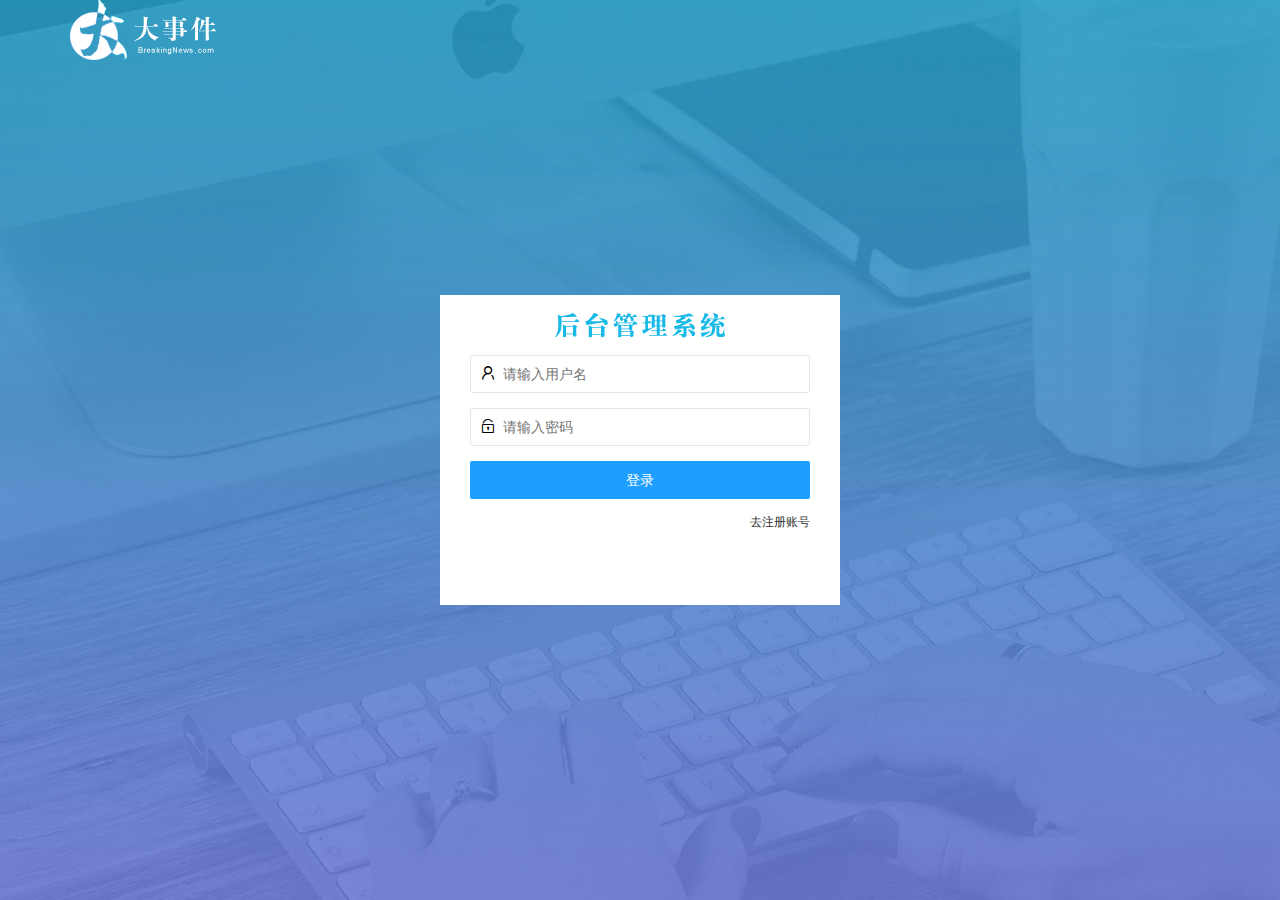
<file: login.html>
<!DOCTYPE html>
<html lang="en">
<head>
    <meta charset="UTF-8">
    <meta http-equiv="X-UA-Compatible" content="IE=edge">
    <meta name="viewport" content="width=device-width, initial-scale=1.0">
    <title>大事件-登录-注册</title>
    <!-- <link ref="stylesheet" href="/assets/css/login.css" /> -->
    <link rel="stylesheet" href="/assets/css/login.css" />
    <link rel="stylesheet" href="/assets//lib/layui/css/layui.css  "/>
    <style>
        .layui-input{
            padding-left: 32px;
        }
    </style>
</head>
<body>
    <!-- 头部logo区 -->
    <div class="layui-main">
        <img src="/assets/images/logo.png" />
    </div>

    <!-- 登录注册区域 -->
    <div class="loginAndRegBox">
        <div class="title-box"></div>
            <!-- 登录 -->
        <div class="login-box">
            <!-- 登录的表单 -->
            <form class="layui-form" action="">
                <div class="layui-form-item">
                    <i class="layui-icon layui-icon-username"></i>
                    <input type="text" name="username" required  lay-verify="required" placeholder="请输入用户名" autocomplete="off" class="layui-input"
                    id="layui-input-name">
                 </div>
                 <div class="layui-form-item">
                    <i class="layui-icon layui-icon-password"></i>
                    <input type="password" name="password" required  lay-verify="required" placeholder="请输入密码" autocomplete="off" class="layui-input"
                    id="layui-input-password">
                 </div>
                 <div class="layui-form-item">
                    <button class="layui-btn layui-btn-fluid layui-btn-normal" lay-submit>登录</button>
                 </div>
                 <div class="layui-form-item links">
                    <a href="javascript:;" id="link_reg">去注册账号</a>
                 </div>
            </form>
        </div>
            <!-- 注册 -->
        <div class="reg-box">
            <form class="layui-form" action="">
                <div class="layui-form-item">
                    <i class="layui-icon layui-icon-username"></i>
                    <input type="text" name="username" required  lay-verify="required" placeholder="请输入用户名" autocomplete="off" class="layui-input"
                    id="layui-input-name">
                 </div>
                 <div class="layui-form-item">
                    <i class="layui-icon layui-icon-password"></i>
                    <input type="password" name="password" required  lay-verify="required" placeholder="请输入密码" autocomplete="off" class="layui-input">
                 </div>
                 <div class="layui-form-item">
                    <i class="layui-icon layui-icon-password"></i>
                    <input type="password" name="repassword" required  lay-verify="required" placeholder="再次确认密码" autocomplete="off" class="layui-input">
                 </div>
                 <div class="layui-form-item">
                    <button class="layui-btn layui-btn-fluid layui-btn-normal" lay-submit>注册</button>
                 </div>
                 <div class="layui-form-item links">
                    <a href="javascript:;" id="link_login">去登录</a>
                 </div>
            </form>
          
        </div>
    </div>

    <script src="/assets//lib//jquery.js"></script>
    <script src="/assets//js/login.js"></script>
</body>
</html>
</file>
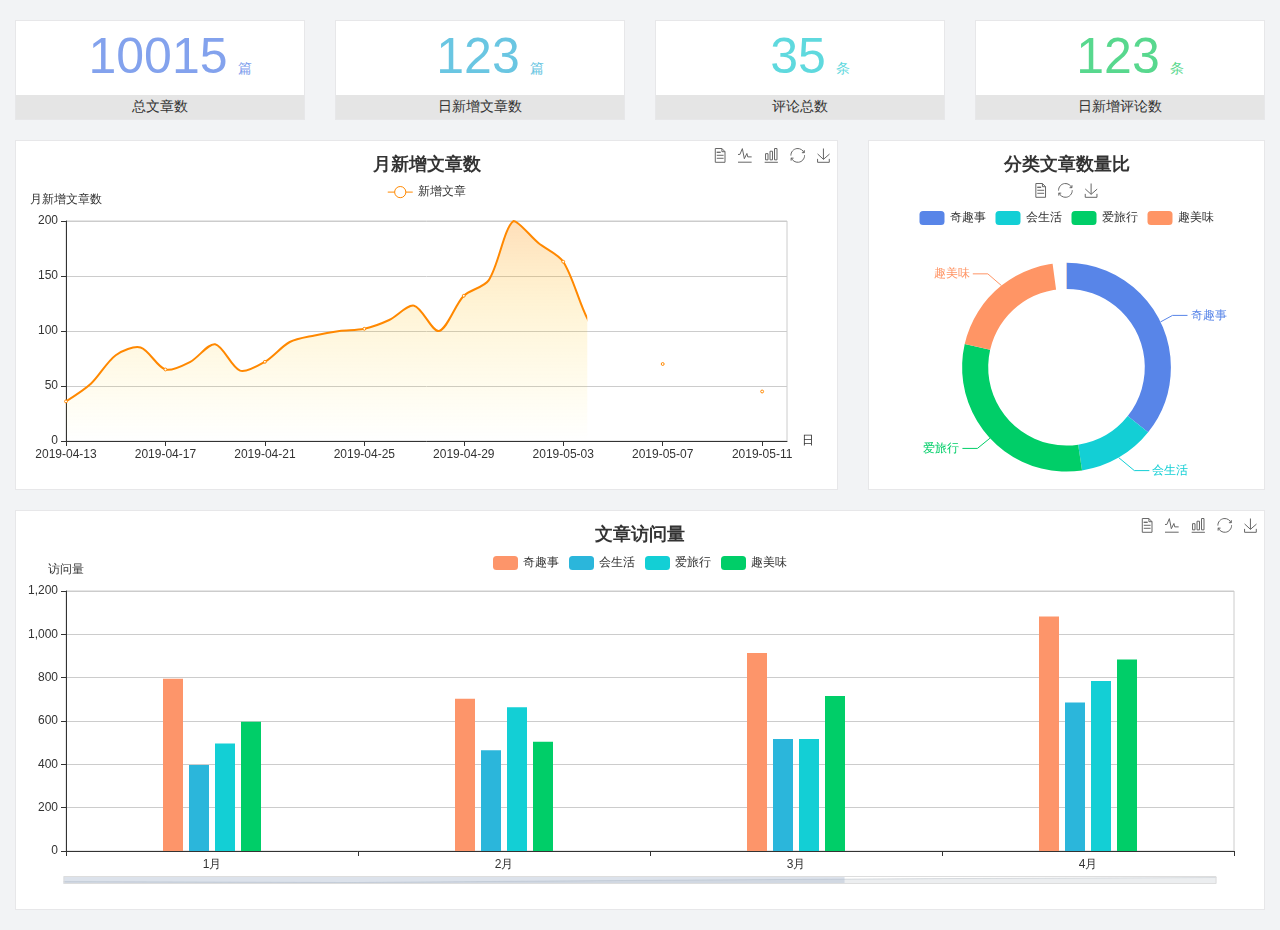
<file: home/dashboard.html>
<!DOCTYPE html>
<html lang="en">

<head>
  <meta charset="UTF-8">
  <meta name="viewport" content="width=device-width, initial-scale=1.0">
  <meta http-equiv="X-UA-Compatible" content="ie=edge">
  <title>图表统计</title>
  <link rel="stylesheet" href="/assets/lib/bootstrap.css" />
  <link rel="stylesheet" href="/assets/lib/main.css" />
  <script src="/assets/lib/jquery.js"></script>
  <script type="text/javascript" src="/assets/lib/echarts.min.js"></script>
</head>

<body>
  <div class="container-fluid">
    <div class="row spannel_list">
      <div class="col-sm-3 col-xs-6">
        <div class="spannel">
          <em>10015</em><span>篇</span>
          <b>总文章数</b>
        </div>
      </div>
      <div class="col-sm-3 col-xs-6">
        <div class="spannel scolor01">
          <em>123</em><span>篇</span>
          <b>日新增文章数</b>
        </div>
      </div>
      <div class="col-sm-3 col-xs-6">
        <div class="spannel scolor02">
          <em>35</em><span>条</span>
          <b>评论总数</b>
        </div>
      </div>
      <div class="col-sm-3 col-xs-6">
        <div class="spannel scolor03">
          <em>123</em><span>条</span>
          <b>日新增评论数</b>
        </div>
      </div>
    </div>
  </div>

  <div class="container-fluid">
    <div class="row curve-pie">
      <div class="col-lg-8 col-md-8">
        <div class="gragh_pannel" id="curve_show"></div>
      </div>
      <div class="col-lg-4 col-md-4">
        <div class="gragh_pannel" id="pie_show"></div>
      </div>
    </div>
  </div>

  <div class="container-fluid">
    <div class="column_pannel" id="column_show"></div>
  </div>

  <script>
    var oChart = echarts.init(document.getElementById('curve_show'));
    var aList_all = [
      { 'count': 36, 'date': '2019-04-13' },
      { 'count': 52, 'date': '2019-04-14' },
      { 'count': 78, 'date': '2019-04-15' },
      { 'count': 85, 'date': '2019-04-16' },
      { 'count': 65, 'date': '2019-04-17' },
      { 'count': 72, 'date': '2019-04-18' },
      { 'count': 88, 'date': '2019-04-19' },
      { 'count': 64, 'date': '2019-04-20' },
      { 'count': 72, 'date': '2019-04-21' },
      { 'count': 90, 'date': '2019-04-22' },
      { 'count': 96, 'date': '2019-04-23' },
      { 'count': 100, 'date': '2019-04-24' },
      { 'count': 102, 'date': '2019-04-25' },
      { 'count': 110, 'date': '2019-04-26' },
      { 'count': 123, 'date': '2019-04-27' },
      { 'count': 100, 'date': '2019-04-28' },
      { 'count': 132, 'date': '2019-04-29' },
      { 'count': 146, 'date': '2019-04-30' },
      { 'count': 200, 'date': '2019-05-01' },
      { 'count': 180, 'date': '2019-05-02' },
      { 'count': 163, 'date': '2019-05-03' },
      { 'count': 110, 'date': '2019-05-04' },
      { 'count': 80, 'date': '2019-05-05' },
      { 'count': 82, 'date': '2019-05-06' },
      { 'count': 70, 'date': '2019-05-07' },
      { 'count': 65, 'date': '2019-05-08' },
      { 'count': 54, 'date': '2019-05-09' },
      { 'count': 40, 'date': '2019-05-10' },
      { 'count': 45, 'date': '2019-05-11' },
      { 'count': 38, 'date': '2019-05-12' },
    ];

    let aCount = [];
    let aDate = [];

    for (var i = 0; i < aList_all.length; i++) {
      aCount.push(aList_all[i].count);
      aDate.push(aList_all[i].date);
    }

    var chartopt = {
      title: {
        text: '月新增文章数',
        left: 'center',
        top: '10'
      },
      tooltip: {
        trigger: 'axis'
      },
      legend: {
        data: ['新增文章'],
        top: '40'
      },
      toolbox: {
        show: true,
        feature: {
          mark: { show: true },
          dataView: { show: true, readOnly: false },
          magicType: { show: true, type: ['line', 'bar'] },
          restore: { show: true },
          saveAsImage: { show: true }
        }
      },
      calculable: true,
      xAxis: [
        {
          name: '日',
          type: 'category',
          boundaryGap: false,
          data: aDate
        }
      ],
      yAxis: [
        {
          name: '月新增文章数',
          type: 'value'
        }
      ],
      series: [
        {
          name: '新增文章',
          type: 'line',
          smooth: true,
          itemStyle: { normal: { areaStyle: { type: 'default' }, color: '#f80' }, lineStyle: { color: '#f80' } },
          data: aCount
        }],
      areaStyle: {
        normal: {
          color: new echarts.graphic.LinearGradient(0, 0, 0, 1, [{
            offset: 0,
            color: 'rgba(255,136,0,0.39)'
          }, {
            offset: .34,
            color: 'rgba(255,180,0,0.25)'
          }, {
            offset: 1,
            color: 'rgba(255,222,0,0.00)'
          }])

        }
      },
      grid: {
        show: true,
        x: 50,
        x2: 50,
        y: 80,
        height: 220
      }
    };

    oChart.setOption(chartopt);


    var oPie = echarts.init(document.getElementById('pie_show'));
    var oPieopt =
    {
      title: {
        top: 10,
        text: '分类文章数量比',
        x: 'center'
      },
      tooltip: {
        trigger: 'item',
        formatter: "{a} <br/>{b} : {c} ({d}%)"
      },
      color: ['#5885e8', '#13cfd5', '#00ce68', '#ff9565'],
      legend: {
        x: 'center',
        top: 65,
        data: ['奇趣事', '会生活', '爱旅行', '趣美味']
      },
      toolbox: {
        show: true,
        x: 'center',
        top: 35,
        feature: {
          mark: { show: true },
          dataView: { show: true, readOnly: false },
          magicType: {
            show: true,
            type: ['pie', 'funnel'],
            option: {
              funnel: {
                x: '25%',
                width: '50%',
                funnelAlign: 'left',
                max: 1548
              }
            }
          },
          restore: { show: true },
          saveAsImage: { show: true }
        }
      },
      calculable: true,
      series: [
        {
          name: '访问来源',
          type: 'pie',
          radius: ['45%', '60%'],
          center: ['50%', '65%'],
          data: [
            { value: 300, name: '奇趣事' },
            { value: 100, name: '会生活' },
            { value: 260, name: '爱旅行' },
            { value: 180, name: '趣美味' }
          ]
        }
      ]
    };
    oPie.setOption(oPieopt);



    var oColumn = this.echarts.init(document.getElementById('column_show'));
    var oColumnopt =
    {
      title: {
        text: '文章访问量',
        left: 'center',
        top: '10'
      },
      tooltip: {
        trigger: 'axis'
      },
      legend: {
        data: ['奇趣事', '会生活', '爱旅行', '趣美味'],
        top: '40'
      },
      toolbox: {
        show: true,
        feature: {
          mark: { show: true },
          dataView: { show: true, readOnly: false },
          magicType: { show: true, type: ['line', 'bar'] },
          restore: { show: true },
          saveAsImage: { show: true }
        }
      },
      calculable: true,
      xAxis: [
        {
          type: 'category',
          data: ['1月', '2月', '3月', '4月', '5月']
        }
      ],
      yAxis: [
        {
          name: '访问量',
          type: 'value'
        }
      ],
      series: [
        {
          name: '奇趣事',
          type: 'bar',
          barWidth: 20,
          itemStyle: {
            normal: { areaStyle: { type: 'default' }, color: '#fd956a' }
          },
          data: [800, 708, 920, 1090, 1200]
        },
        {
          name: '会生活',
          type: 'bar',
          barWidth: 20,
          itemStyle: {
            normal: { areaStyle: { type: 'default' }, color: '#2bb6db' }
          },
          data: [400, 468, 520, 690, 800]
        },
        {
          name: '爱旅行',
          type: 'bar',
          barWidth: 20,
          itemStyle: {
            normal: { areaStyle: { type: 'default' }, color: '#13cfd5' }
          },
          data: [500, 668, 520, 790, 900]
        },
        {
          name: '趣美味',
          type: 'bar',
          barWidth: 20,
          itemStyle: {
            normal: { areaStyle: { type: 'default' }, color: '#00ce68' }
          },
          data: [600, 508, 720, 890, 1000]
        }
      ],
      grid: {
        show: true,
        x: 50,
        x2: 30,
        y: 80,
        height: 260
      },
      dataZoom: [//给x轴设置滚动条
        {
          start: 0,//默认为0
          end: 100 - 1000 / 31,//默认为100
          type: 'slider',
          show: true,
          xAxisIndex: [0],
          handleSize: 0,//滑动条的 左右2个滑动条的大小
          height: 8,//组件高度
          left: 45, //左边的距离
          right: 50,//右边的距离
          bottom: 26,//右边的距离
          handleColor: '#ddd',//h滑动图标的颜色
          handleStyle: {
            borderColor: "#cacaca",
            borderWidth: "1",
            shadowBlur: 2,
            background: "#ddd",
            shadowColor: "#ddd",
          }
        }]
    };
    oColumn.setOption(oColumnopt);
  </script>
</body>

</html>
</file>
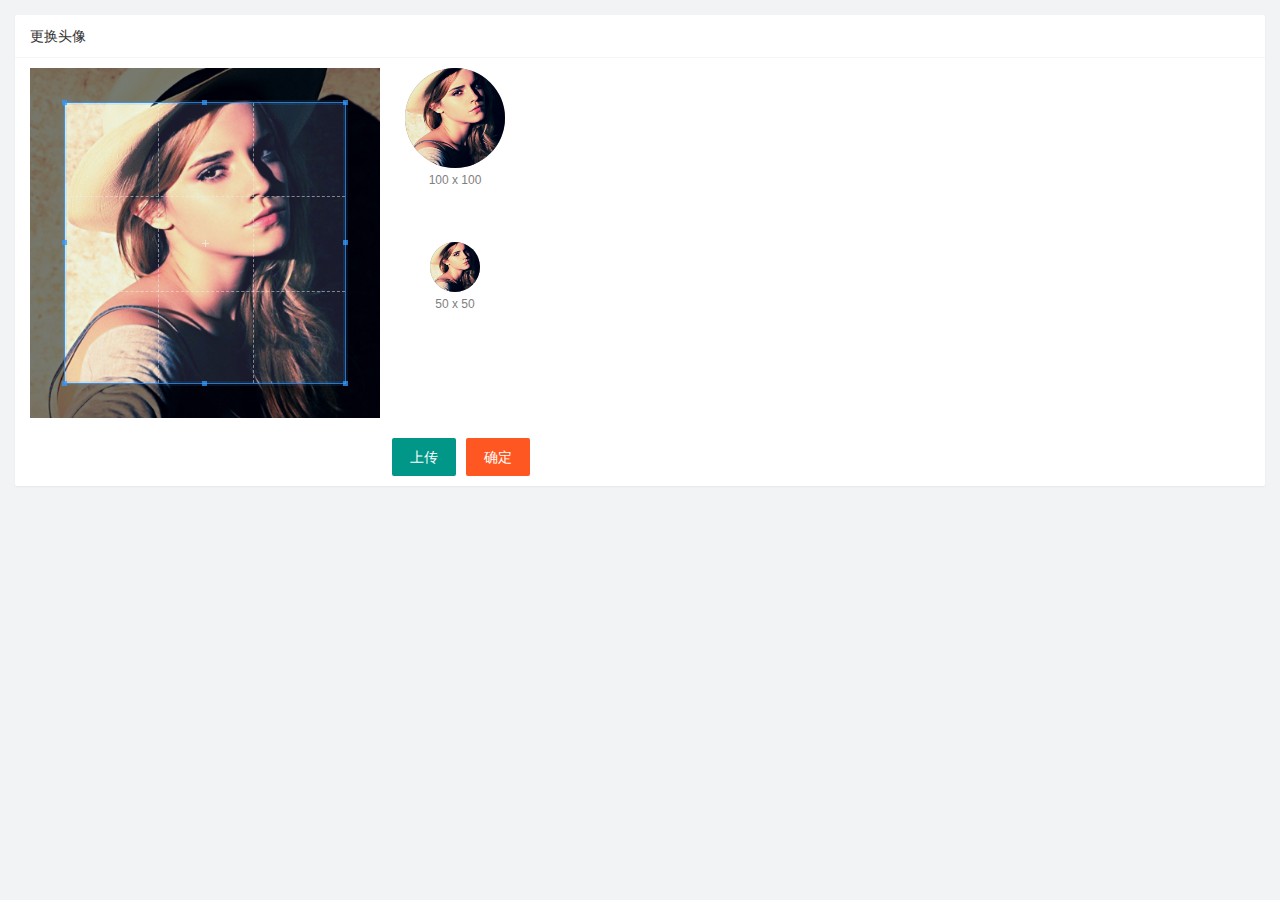
<file: user/user_avatar.html>
<!DOCTYPE html>
<html lang="en">
<head>
    <meta charset="UTF-8">
    <meta http-equiv="X-UA-Compatible" content="IE=edge">
    <meta name="viewport" content="width=device-width, initial-scale=1.0">
    <title>Document</title>
    <link rel="stylesheet" href="/assets/lib/layui/css/layui.css" />
    <link rel="stylesheet" href="/assets/lib/cropper/cropper.css" />
    <link rel="stylesheet" href="/assets/css/user/user_avatar.css" />
</head>
<body>
    <!-- 卡片区域 -->
    <div class="layui-card">
        <div class="layui-card-header">更换头像</div>
        <div class="layui-card-body">
         <!-- 第一行的图片裁剪和预览区域 -->
        <div class="row1">
            <!-- 图片裁剪区域 -->
            <div class="cropper-box">
                <!-- 这个 img 标签很重要，将来会把它初始化为裁剪区域 -->
                <img id="image" src="/assets/images/sample.jpg" />
            </div>
            <!-- 图片的预览区域 -->
            <div class="preview-box">
                <div>
                    <!-- 宽高为 100px 的预览区域 -->
                    <div class="img-preview w100"></div>
                    <p class="size">100 x 100</p>
                </div>
                <div>
                    <!-- 宽高为 50px 的预览区域 -->
                    <div class="img-preview w50"></div>
                    <p class="size">50 x 50</p>
                </div>
            </div>
        </div>

        <!-- 第二行的按钮区域 -->
        <div class="row2">
            <!-- accept指定选择类型 -->
            <input type="file" id="file" accept="image/png,image/jpeg" />
            <button type="button" class="layui-btn" id="btnChooseImage">上传</button>
            <button type="button" class="layui-btn layui-btn-danger" id="btnUpload">确定</button>
        </div>
        </div>
      </div>

    <script src="/assets/lib/layui/layui.all.js"></script>
    <script src="/assets/lib/jquery.js"></script>
    <script src="/assets/lib/cropper/Cropper.js"></script>
    <script src="/assets/lib/cropper/jquery-cropper.js"></script>
    <script src="/assets/js/baseAPI.js"></script>
    <script src="/assets/js/user/user_avatar.js"></script>
</body>
</html>
</file>
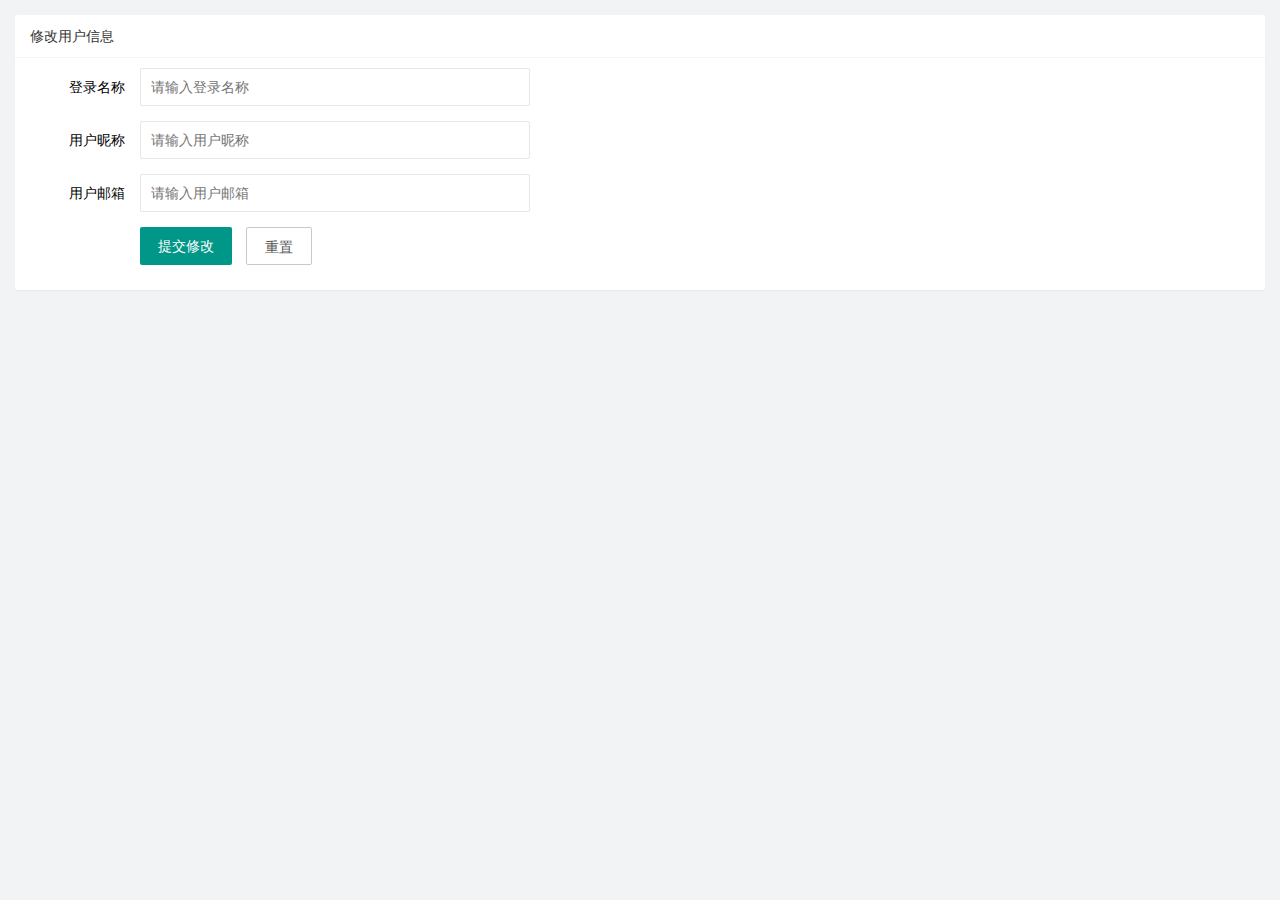
<file: user/user_info.html>
<!DOCTYPE html>
<html lang="en">
<head>
    <meta charset="UTF-8">
    <meta http-equiv="X-UA-Compatible" content="IE=edge">
    <meta name="viewport" content="width=device-width, initial-scale=1.0">
    <title>Document</title>
    <link rel="stylesheet" href="/assets/lib/layui/css/layui.css" />
    <link rel="stylesheet" href="/assets/css/user/user_info.css" />
</head>
<body>
    <!-- 卡片区域 -->
    <div class="layui-card">
        <div class="layui-card-header">修改用户信息</div>
        <div class="layui-card-body">
            <!-- form表单区域 -->
            <form class="layui-form" lay-filter="formUserInfo">
                <!-- 隐藏域 -->
                <input type="hidden" name="id" value=""/>
                <div class="layui-form-item">
                  <label class="layui-form-label">登录名称</label>
                  <div class="layui-input-block">
                    <input type="text" name="username" required lay-verify="required|nickname" placeholder="请输入登录名称" autocomplete="off" class="layui-input">
                  </div>
                </div>
                <div class="layui-form-item">
                    <label class="layui-form-label">用户昵称</label>
                    <div class="layui-input-block">
                    <input type="text" name="nickname" required lay-verify="required|nickname" placeholder="请输入用户昵称" autocomplete="off" class="layui-input" />
                    </div>
                </div>
                <div class="layui-form-item">
                <label class="layui-form-label">用户邮箱</label>
                <div class="layui-input-block">
                    <input type="text" name="email" required lay-verify="required|email" placeholder="请输入用户邮箱" autocomplete="off" class="layui-input">
                </div>
                </div>

                  <div class="layui-form-item">
                    <div class="layui-input-block">
                      <button class="layui-btn" lay-submit lay-filter="formDemo">提交修改</button>
                      <button type="reset" class="layui-btn layui-btn-primary" id="btnReset">重置</button>
                    </div>
                  </div>
            </form>     
        </div>
      </div>
    <!-- 导入 layui 的 js -->
    <script src="/assets/lib/layui/layui.all.js"></script>
    <!-- 导入 jquery -->
    <script src="/assets/lib/jquery.js"></script>
    <!-- 导入 baseAPI -->
    <script src="/assets/js/baseAPI.js"></script>
    <!-- 导入自己的 js -->
    <script src="/assets/js/user/user_info.js"></script>
</body>
</html>
</file>
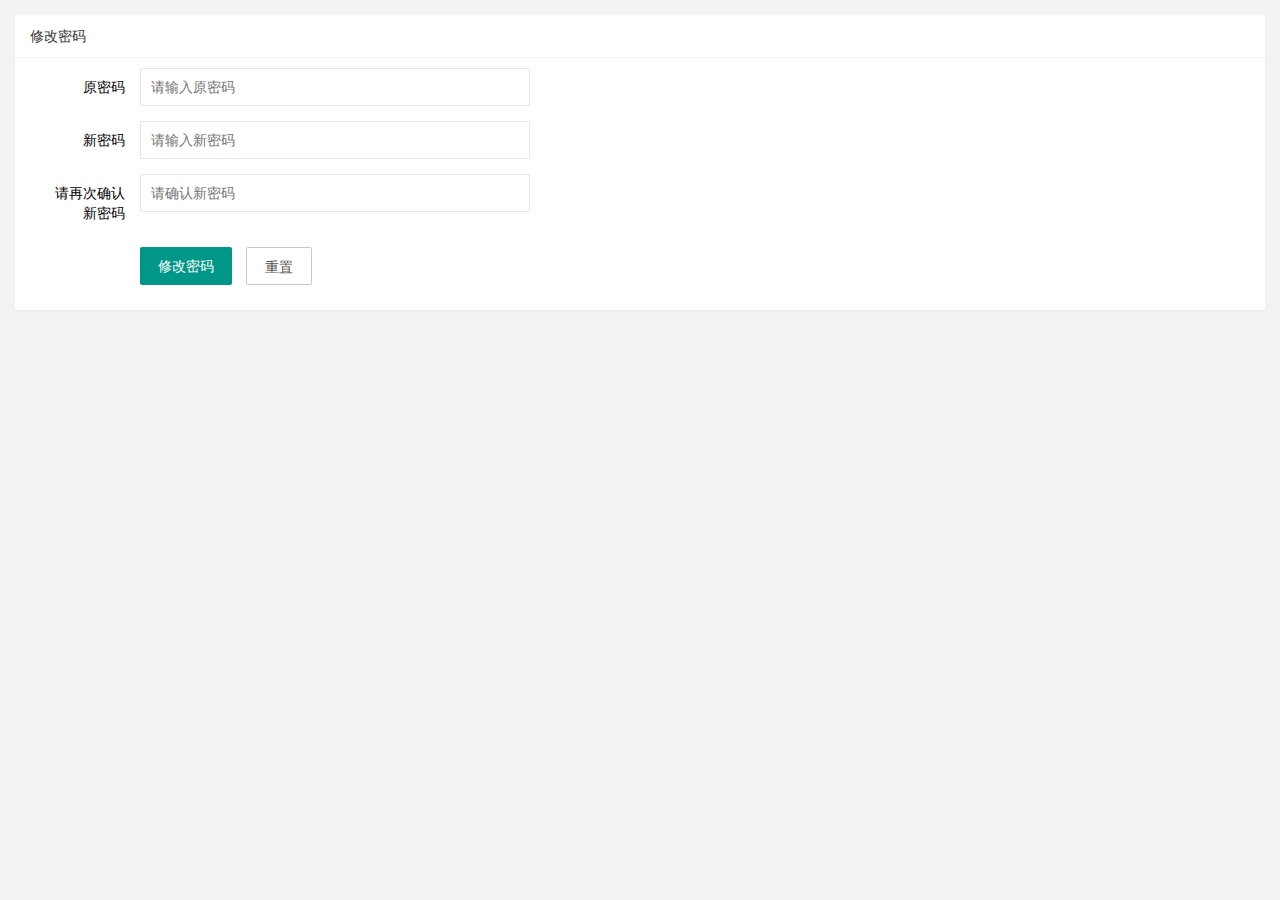
<file: user/user_pwd.html>
<!DOCTYPE html>
<html lang="en">
<head>
    <meta charset="UTF-8">
    <meta http-equiv="X-UA-Compatible" content="IE=edge">
    <meta name="viewport" content="width=device-width, initial-scale=1.0">
    <title>Document</title>
    <link rel="stylesheet" href="/assets/lib/layui/css/layui.css" />
    <link rel="stylesheet" href="/assets/css/user/user_pwd.css" />
</head>
<body>
    <!-- 卡片区域 -->
<div class="layui-card">
<div class="layui-card-header">修改密码</div>
<div class="layui-card-body">
    <form class="layui-form">
        <div class="layui-form-item">
          <label class="layui-form-label">原密码</label>
          <div class="layui-input-block">
            <input type="password" name="oldPwd" required  lay-verify="required|pwd" placeholder="请输入原密码" autocomplete="off" class="layui-input">
          </div>
        </div>
        <div class="layui-form-item">
            <label class="layui-form-label">新密码</label>
            <div class="layui-input-block">
              <input type="password" name="newPwd" required  lay-verify="required|pwd|samePwd" placeholder="请输入新密码" autocomplete="off" class="layui-input">
            </div>
          </div>
          <div class="layui-form-item">
            <label class="layui-form-label">请再次确认新密码</label>
            <div class="layui-input-block">
              <input type="password" name="rePwd" required  lay-verify="required|pwd|rePwd" placeholder="请确认新密码" autocomplete="off" class="layui-input">
            </div>
          </div>
          <div class="layui-form-item">
            <div class="layui-input-block">
              <button class="layui-btn" lay-submit lay-filter="formDemo">修改密码</button>
              <button type="reset" class="layui-btn layui-btn-primary">重置</button>
            </div>
          </div>
    </form>    
</div>
</div>

    <!-- 导入 layui 的 js -->
    <script src="/assets/lib/layui/layui.all.js"></script>
    <!-- 导入 jQuery -->
    <script src="/assets/lib/jquery.js"></script>
    <!-- 导入 baseAPI -->
    <script src="/assets/js/baseAPI.js"></script>
    <!-- 导入自己的 js -->
    <script src="/assets/js/user/user_pwd.js"></script>
</body>
</html>
</file>
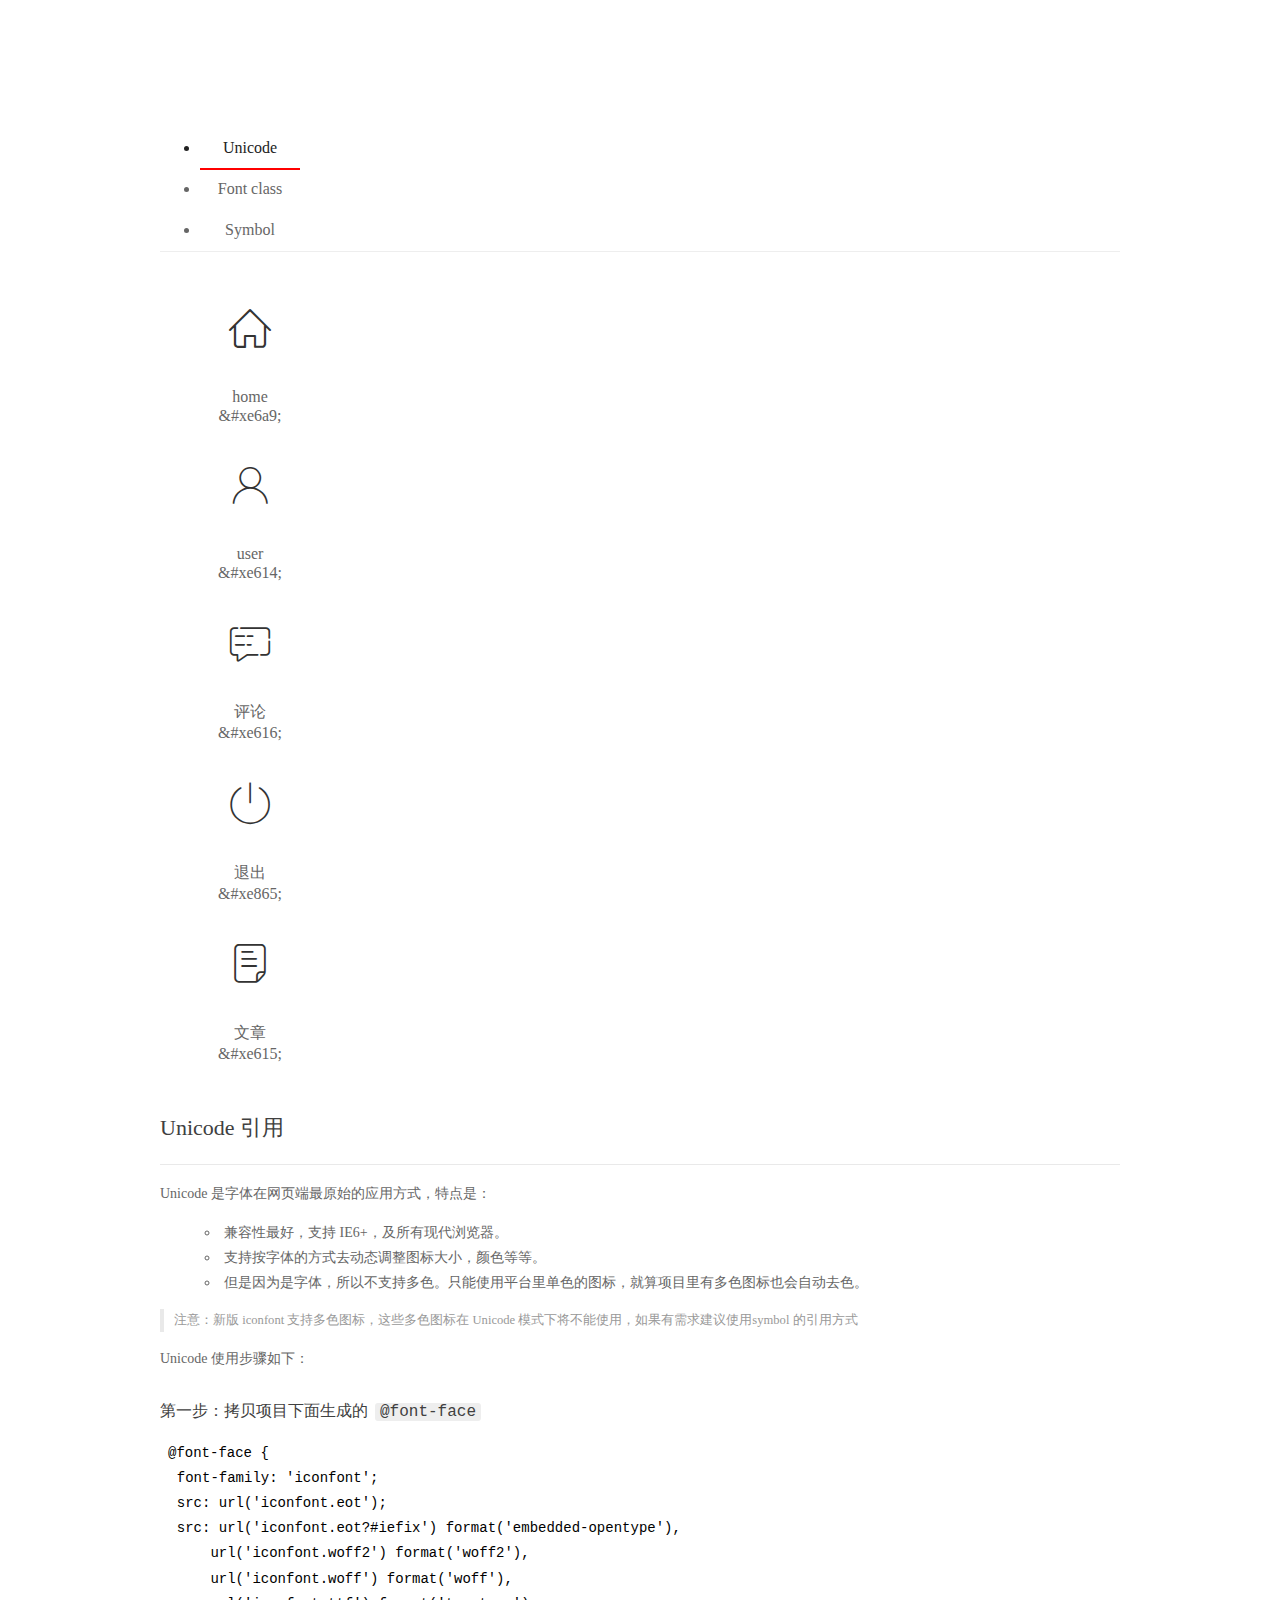
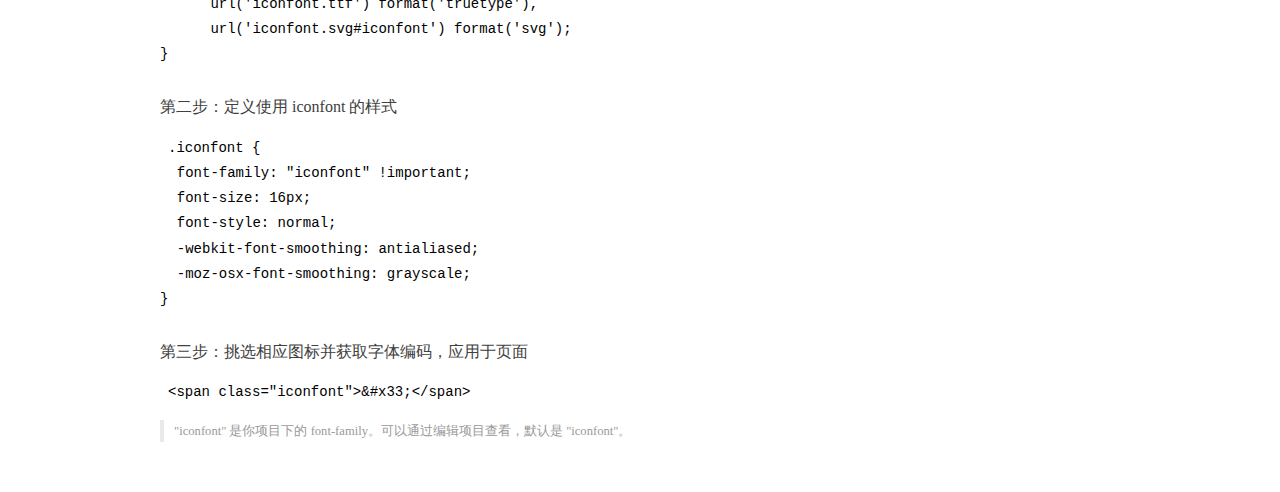
<file: assets/fonts/demo_index.html>
<!DOCTYPE html>
<html>
<head>
  <meta charset="utf-8"/>
  <title>IconFont Demo</title>
  <link rel="shortcut icon" href="https://gtms04.alicdn.com/tps/i4/TB1_oz6GVXXXXaFXpXXJDFnIXXX-64-64.ico" type="image/x-icon"/>
  <link rel="stylesheet" href="https://g.alicdn.com/thx/cube/1.3.2/cube.min.css">
  <link rel="stylesheet" href="demo.css">
  <link rel="stylesheet" href="iconfont.css">
  <script src="iconfont.js"></script>
  <!-- jQuery -->
  <script src="https://a1.alicdn.com/oss/uploads/2018/12/26/7bfddb60-08e8-11e9-9b04-53e73bb6408b.js"></script>
  <!-- 代码高亮 -->
  <script src="https://a1.alicdn.com/oss/uploads/2018/12/26/a3f714d0-08e6-11e9-8a15-ebf944d7534c.js"></script>
</head>
<body>
  <div class="main">
    <h1 class="logo"><a href="https://www.iconfont.cn/" title="iconfont 首页" target="_blank">&#xe86b;</a></h1>
    <div class="nav-tabs">
      <ul id="tabs" class="dib-box">
        <li class="dib active"><span>Unicode</span></li>
        <li class="dib"><span>Font class</span></li>
        <li class="dib"><span>Symbol</span></li>
      </ul>
      
    </div>
    <div class="tab-container">
      <div class="content unicode" style="display: block;">
          <ul class="icon_lists dib-box">
          
            <li class="dib">
              <span class="icon iconfont">&#xe6a9;</span>
                <div class="name">home</div>
                <div class="code-name">&amp;#xe6a9;</div>
              </li>
          
            <li class="dib">
              <span class="icon iconfont">&#xe614;</span>
                <div class="name">user</div>
                <div class="code-name">&amp;#xe614;</div>
              </li>
          
            <li class="dib">
              <span class="icon iconfont">&#xe616;</span>
                <div class="name">评论</div>
                <div class="code-name">&amp;#xe616;</div>
              </li>
          
            <li class="dib">
              <span class="icon iconfont">&#xe865;</span>
                <div class="name">退出</div>
                <div class="code-name">&amp;#xe865;</div>
              </li>
          
            <li class="dib">
              <span class="icon iconfont">&#xe615;</span>
                <div class="name">文章</div>
                <div class="code-name">&amp;#xe615;</div>
              </li>
          
          </ul>
          <div class="article markdown">
          <h2 id="unicode-">Unicode 引用</h2>
          <hr>

          <p>Unicode 是字体在网页端最原始的应用方式，特点是：</p>
          <ul>
            <li>兼容性最好，支持 IE6+，及所有现代浏览器。</li>
            <li>支持按字体的方式去动态调整图标大小，颜色等等。</li>
            <li>但是因为是字体，所以不支持多色。只能使用平台里单色的图标，就算项目里有多色图标也会自动去色。</li>
          </ul>
          <blockquote>
            <p>注意：新版 iconfont 支持多色图标，这些多色图标在 Unicode 模式下将不能使用，如果有需求建议使用symbol 的引用方式</p>
          </blockquote>
          <p>Unicode 使用步骤如下：</p>
          <h3 id="-font-face">第一步：拷贝项目下面生成的 <code>@font-face</code></h3>
<pre><code class="language-css"
>@font-face {
  font-family: 'iconfont';
  src: url('iconfont.eot');
  src: url('iconfont.eot?#iefix') format('embedded-opentype'),
      url('iconfont.woff2') format('woff2'),
      url('iconfont.woff') format('woff'),
      url('iconfont.ttf') format('truetype'),
      url('iconfont.svg#iconfont') format('svg');
}
</code></pre>
          <h3 id="-iconfont-">第二步：定义使用 iconfont 的样式</h3>
<pre><code class="language-css"
>.iconfont {
  font-family: "iconfont" !important;
  font-size: 16px;
  font-style: normal;
  -webkit-font-smoothing: antialiased;
  -moz-osx-font-smoothing: grayscale;
}
</code></pre>
          <h3 id="-">第三步：挑选相应图标并获取字体编码，应用于页面</h3>
<pre>
<code class="language-html"
>&lt;span class="iconfont"&gt;&amp;#x33;&lt;/span&gt;
</code></pre>
          <blockquote>
            <p>"iconfont" 是你项目下的 font-family。可以通过编辑项目查看，默认是 "iconfont"。</p>
          </blockquote>
          </div>
      </div>
      <div class="content font-class">
        <ul class="icon_lists dib-box">
          
          <li class="dib">
            <span class="icon iconfont icon-home"></span>
            <div class="name">
              home
            </div>
            <div class="code-name">.icon-home
            </div>
          </li>
          
          <li class="dib">
            <span class="icon iconfont icon-user"></span>
            <div class="name">
              user
            </div>
            <div class="code-name">.icon-user
            </div>
          </li>
          
          <li class="dib">
            <span class="icon iconfont icon-pinglun"></span>
            <div class="name">
              评论
            </div>
            <div class="code-name">.icon-pinglun
            </div>
          </li>
          
          <li class="dib">
            <span class="icon iconfont icon-tuichu"></span>
            <div class="name">
              退出
            </div>
            <div class="code-name">.icon-tuichu
            </div>
          </li>
          
          <li class="dib">
            <span class="icon iconfont icon-16"></span>
            <div class="name">
              文章
            </div>
            <div class="code-name">.icon-16
            </div>
          </li>
          
        </ul>
        <div class="article markdown">
        <h2 id="font-class-">font-class 引用</h2>
        <hr>

        <p>font-class 是 Unicode 使用方式的一种变种，主要是解决 Unicode 书写不直观，语意不明确的问题。</p>
        <p>与 Unicode 使用方式相比，具有如下特点：</p>
        <ul>
          <li>兼容性良好，支持 IE8+，及所有现代浏览器。</li>
          <li>相比于 Unicode 语意明确，书写更直观。可以很容易分辨这个 icon 是什么。</li>
          <li>因为使用 class 来定义图标，所以当要替换图标时，只需要修改 class 里面的 Unicode 引用。</li>
          <li>不过因为本质上还是使用的字体，所以多色图标还是不支持的。</li>
        </ul>
        <p>使用步骤如下：</p>
        <h3 id="-fontclass-">第一步：引入项目下面生成的 fontclass 代码：</h3>
<pre><code class="language-html">&lt;link rel="stylesheet" href="./iconfont.css"&gt;
</code></pre>
        <h3 id="-">第二步：挑选相应图标并获取类名，应用于页面：</h3>
<pre><code class="language-html">&lt;span class="iconfont icon-xxx"&gt;&lt;/span&gt;
</code></pre>
        <blockquote>
          <p>"
            iconfont" 是你项目下的 font-family。可以通过编辑项目查看，默认是 "iconfont"。</p>
        </blockquote>
      </div>
      </div>
      <div class="content symbol">
          <ul class="icon_lists dib-box">
          
            <li class="dib">
                <svg class="icon svg-icon" aria-hidden="true">
                  <use xlink:href="#icon-home"></use>
                </svg>
                <div class="name">home</div>
                <div class="code-name">#icon-home</div>
            </li>
          
            <li class="dib">
                <svg class="icon svg-icon" aria-hidden="true">
                  <use xlink:href="#icon-user"></use>
                </svg>
                <div class="name">user</div>
                <div class="code-name">#icon-user</div>
            </li>
          
            <li class="dib">
                <svg class="icon svg-icon" aria-hidden="true">
                  <use xlink:href="#icon-pinglun"></use>
                </svg>
                <div class="name">评论</div>
                <div class="code-name">#icon-pinglun</div>
            </li>
          
            <li class="dib">
                <svg class="icon svg-icon" aria-hidden="true">
                  <use xlink:href="#icon-tuichu"></use>
                </svg>
                <div class="name">退出</div>
                <div class="code-name">#icon-tuichu</div>
            </li>
          
            <li class="dib">
                <svg class="icon svg-icon" aria-hidden="true">
                  <use xlink:href="#icon-16"></use>
                </svg>
                <div class="name">文章</div>
                <div class="code-name">#icon-16</div>
            </li>
          
          </ul>
          <div class="article markdown">
          <h2 id="symbol-">Symbol 引用</h2>
          <hr>

          <p>这是一种全新的使用方式，应该说这才是未来的主流，也是平台目前推荐的用法。相关介绍可以参考这篇<a href="">文章</a>
            这种用法其实是做了一个 SVG 的集合，与另外两种相比具有如下特点：</p>
          <ul>
            <li>支持多色图标了，不再受单色限制。</li>
            <li>通过一些技巧，支持像字体那样，通过 <code>font-size</code>, <code>color</code> 来调整样式。</li>
            <li>兼容性较差，支持 IE9+，及现代浏览器。</li>
            <li>浏览器渲染 SVG 的性能一般，还不如 png。</li>
          </ul>
          <p>使用步骤如下：</p>
          <h3 id="-symbol-">第一步：引入项目下面生成的 symbol 代码：</h3>
<pre><code class="language-html">&lt;script src="./iconfont.js"&gt;&lt;/script&gt;
</code></pre>
          <h3 id="-css-">第二步：加入通用 CSS 代码（引入一次就行）：</h3>
<pre><code class="language-html">&lt;style&gt;
.icon {
  width: 1em;
  height: 1em;
  vertical-align: -0.15em;
  fill: currentColor;
  overflow: hidden;
}
&lt;/style&gt;
</code></pre>
          <h3 id="-">第三步：挑选相应图标并获取类名，应用于页面：</h3>
<pre><code class="language-html">&lt;svg class="icon" aria-hidden="true"&gt;
  &lt;use xlink:href="#icon-xxx"&gt;&lt;/use&gt;
&lt;/svg&gt;
</code></pre>
          </div>
      </div>

    </div>
  </div>
  <script>
  $(document).ready(function () {
      $('.tab-container .content:first').show()

      $('#tabs li').click(function (e) {
        var tabContent = $('.tab-container .content')
        var index = $(this).index()

        if ($(this).hasClass('active')) {
          return
        } else {
          $('#tabs li').removeClass('active')
          $(this).addClass('active')

          tabContent.hide().eq(index).fadeIn()
        }
      })
    })
  </script>
</body>
</html>
</file>
<file: assets/css/login.css>
html,
body {
    margin: 0;
    padding: 0;
    height: 100%;
    width: 100%;
    background: url('/assets/images/login_bg.jpg') no-repeat center;
    background-size: cover
}

.loginAndRegBox {
    width: 400px;
    height: 310px;
    background-color: #FFF;
    position: absolute;
    left: 50%;
    top: 50%;
    transform: translate(-50%, -50%);
}

.title-box {
    height: 60px;
    background: url('/assets/images//login_title.png')no-repeat center;
}

.login-box {}

.reg-box {
    display: none;
}

.layui-form {
    padding: 0 30px;
}

.links {
    display: flex;
    justify-content: flex-end;
}

.links a {
    font-size: 12px;
}

.layui-form-item {
    position: relative;
}


.layui-input {
    padding-left: 32px;
}

.layui-icon {
    position: absolute;
    left: 10px;
    top: 10px;
}
</file>
<file: assets/lib/layui/css/layui.css>
/** layui-v2.5.5 MIT License By https://www.layui.com */
 .layui-inline,img{display:inline-block;vertical-align:middle}h1,h2,h3,h4,h5,h6{font-weight:400}.layui-edge,.layui-header,.layui-inline,.layui-main{position:relative}.layui-body,.layui-edge,.layui-elip{overflow:hidden}.layui-btn,.layui-edge,.layui-inline,img{vertical-align:middle}.layui-btn,.layui-disabled,.layui-icon,.layui-unselect{-moz-user-select:none;-webkit-user-select:none;-ms-user-select:none}.layui-elip,.layui-form-checkbox span,.layui-form-pane .layui-form-label{text-overflow:ellipsis;white-space:nowrap}.layui-breadcrumb,.layui-tree-btnGroup{visibility:hidden}blockquote,body,button,dd,div,dl,dt,form,h1,h2,h3,h4,h5,h6,input,li,ol,p,pre,td,textarea,th,ul{margin:0;padding:0;-webkit-tap-highlight-color:rgba(0,0,0,0)}a:active,a:hover{outline:0}img{border:none}li{list-style:none}table{border-collapse:collapse;border-spacing:0}h4,h5,h6{font-size:100%}button,input,optgroup,option,select,textarea{font-family:inherit;font-size:inherit;font-style:inherit;font-weight:inherit;outline:0}pre{white-space:pre-wrap;white-space:-moz-pre-wrap;white-space:-pre-wrap;white-space:-o-pre-wrap;word-wrap:break-word}body{line-height:24px;font:14px Helvetica Neue,Helvetica,PingFang SC,Tahoma,Arial,sans-serif}hr{height:1px;margin:10px 0;border:0;clear:both}a{color:#333;text-decoration:none}a:hover{color:#777}a cite{font-style:normal;*cursor:pointer}.layui-border-box,.layui-border-box *{box-sizing:border-box}.layui-box,.layui-box *{box-sizing:content-box}.layui-clear{clear:both;*zoom:1}.layui-clear:after{content:'\20';clear:both;*zoom:1;display:block;height:0}.layui-inline{*display:inline;*zoom:1}.layui-edge{display:inline-block;width:0;height:0;border-width:6px;border-style:dashed;border-color:transparent}.layui-edge-top{top:-4px;border-bottom-color:#999;border-bottom-style:solid}.layui-edge-right{border-left-color:#999;border-left-style:solid}.layui-edge-bottom{top:2px;border-top-color:#999;border-top-style:solid}.layui-edge-left{border-right-color:#999;border-right-style:solid}.layui-disabled,.layui-disabled:hover{color:#d2d2d2!important;cursor:not-allowed!important}.layui-circle{border-radius:100%}.layui-show{display:block!important}.layui-hide{display:none!important}@font-face{font-family:layui-icon;src:url(../font/iconfont.eot?v=250);src:url(../font/iconfont.eot?v=250#iefix) format('embedded-opentype'),url(../font/iconfont.woff2?v=250) format('woff2'),url(../font/iconfont.woff?v=250) format('woff'),url(../font/iconfont.ttf?v=250) format('truetype'),url(../font/iconfont.svg?v=250#layui-icon) format('svg')}.layui-icon{font-family:layui-icon!important;font-size:16px;font-style:normal;-webkit-font-smoothing:antialiased;-moz-osx-font-smoothing:grayscale}.layui-icon-reply-fill:before{content:"\e611"}.layui-icon-set-fill:before{content:"\e614"}.layui-icon-menu-fill:before{content:"\e60f"}.layui-icon-search:before{content:"\e615"}.layui-icon-share:before{content:"\e641"}.layui-icon-set-sm:before{content:"\e620"}.layui-icon-engine:before{content:"\e628"}.layui-icon-close:before{content:"\1006"}.layui-icon-close-fill:before{content:"\1007"}.layui-icon-chart-screen:before{content:"\e629"}.layui-icon-star:before{content:"\e600"}.layui-icon-circle-dot:before{content:"\e617"}.layui-icon-chat:before{content:"\e606"}.layui-icon-release:before{content:"\e609"}.layui-icon-list:before{content:"\e60a"}.layui-icon-chart:before{content:"\e62c"}.layui-icon-ok-circle:before{content:"\1005"}.layui-icon-layim-theme:before{content:"\e61b"}.layui-icon-table:before{content:"\e62d"}.layui-icon-right:before{content:"\e602"}.layui-icon-left:before{content:"\e603"}.layui-icon-cart-simple:before{content:"\e698"}.layui-icon-face-cry:before{content:"\e69c"}.layui-icon-face-smile:before{content:"\e6af"}.layui-icon-survey:before{content:"\e6b2"}.layui-icon-tree:before{content:"\e62e"}.layui-icon-upload-circle:before{content:"\e62f"}.layui-icon-add-circle:before{content:"\e61f"}.layui-icon-download-circle:before{content:"\e601"}.layui-icon-templeate-1:before{content:"\e630"}.layui-icon-util:before{content:"\e631"}.layui-icon-face-surprised:before{content:"\e664"}.layui-icon-edit:before{content:"\e642"}.layui-icon-speaker:before{content:"\e645"}.layui-icon-down:before{content:"\e61a"}.layui-icon-file:before{content:"\e621"}.layui-icon-layouts:before{content:"\e632"}.layui-icon-rate-half:before{content:"\e6c9"}.layui-icon-add-circle-fine:before{content:"\e608"}.layui-icon-prev-circle:before{content:"\e633"}.layui-icon-read:before{content:"\e705"}.layui-icon-404:before{content:"\e61c"}.layui-icon-carousel:before{content:"\e634"}.layui-icon-help:before{content:"\e607"}.layui-icon-code-circle:before{content:"\e635"}.layui-icon-water:before{content:"\e636"}.layui-icon-username:before{content:"\e66f"}.layui-icon-find-fill:before{content:"\e670"}.layui-icon-about:before{content:"\e60b"}.layui-icon-location:before{content:"\e715"}.layui-icon-up:before{content:"\e619"}.layui-icon-pause:before{content:"\e651"}.layui-icon-date:before{content:"\e637"}.layui-icon-layim-uploadfile:before{content:"\e61d"}.layui-icon-delete:before{content:"\e640"}.layui-icon-play:before{content:"\e652"}.layui-icon-top:before{content:"\e604"}.layui-icon-friends:before{content:"\e612"}.layui-icon-refresh-3:before{content:"\e9aa"}.layui-icon-ok:before{content:"\e605"}.layui-icon-layer:before{content:"\e638"}.layui-icon-face-smile-fine:before{content:"\e60c"}.layui-icon-dollar:before{content:"\e659"}.layui-icon-group:before{content:"\e613"}.layui-icon-layim-download:before{content:"\e61e"}.layui-icon-picture-fine:before{content:"\e60d"}.layui-icon-link:before{content:"\e64c"}.layui-icon-diamond:before{content:"\e735"}.layui-icon-log:before{content:"\e60e"}.layui-icon-rate-solid:before{content:"\e67a"}.layui-icon-fonts-del:before{content:"\e64f"}.layui-icon-unlink:before{content:"\e64d"}.layui-icon-fonts-clear:before{content:"\e639"}.layui-icon-triangle-r:before{content:"\e623"}.layui-icon-circle:before{content:"\e63f"}.layui-icon-radio:before{content:"\e643"}.layui-icon-align-center:before{content:"\e647"}.layui-icon-align-right:before{content:"\e648"}.layui-icon-align-left:before{content:"\e649"}.layui-icon-loading-1:before{content:"\e63e"}.layui-icon-return:before{content:"\e65c"}.layui-icon-fonts-strong:before{content:"\e62b"}.layui-icon-upload:before{content:"\e67c"}.layui-icon-dialogue:before{content:"\e63a"}.layui-icon-video:before{content:"\e6ed"}.layui-icon-headset:before{content:"\e6fc"}.layui-icon-cellphone-fine:before{content:"\e63b"}.layui-icon-add-1:before{content:"\e654"}.layui-icon-face-smile-b:before{content:"\e650"}.layui-icon-fonts-html:before{content:"\e64b"}.layui-icon-form:before{content:"\e63c"}.layui-icon-cart:before{content:"\e657"}.layui-icon-camera-fill:before{content:"\e65d"}.layui-icon-tabs:before{content:"\e62a"}.layui-icon-fonts-code:before{content:"\e64e"}.layui-icon-fire:before{content:"\e756"}.layui-icon-set:before{content:"\e716"}.layui-icon-fonts-u:before{content:"\e646"}.layui-icon-triangle-d:before{content:"\e625"}.layui-icon-tips:before{content:"\e702"}.layui-icon-picture:before{content:"\e64a"}.layui-icon-more-vertical:before{content:"\e671"}.layui-icon-flag:before{content:"\e66c"}.layui-icon-loading:before{content:"\e63d"}.layui-icon-fonts-i:before{content:"\e644"}.layui-icon-refresh-1:before{content:"\e666"}.layui-icon-rmb:before{content:"\e65e"}.layui-icon-home:before{content:"\e68e"}.layui-icon-user:before{content:"\e770"}.layui-icon-notice:before{content:"\e667"}.layui-icon-login-weibo:before{content:"\e675"}.layui-icon-voice:before{content:"\e688"}.layui-icon-upload-drag:before{content:"\e681"}.layui-icon-login-qq:before{content:"\e676"}.layui-icon-snowflake:before{content:"\e6b1"}.layui-icon-file-b:before{content:"\e655"}.layui-icon-template:before{content:"\e663"}.layui-icon-auz:before{content:"\e672"}.layui-icon-console:before{content:"\e665"}.layui-icon-app:before{content:"\e653"}.layui-icon-prev:before{content:"\e65a"}.layui-icon-website:before{content:"\e7ae"}.layui-icon-next:before{content:"\e65b"}.layui-icon-component:before{content:"\e857"}.layui-icon-more:before{content:"\e65f"}.layui-icon-login-wechat:before{content:"\e677"}.layui-icon-shrink-right:before{content:"\e668"}.layui-icon-spread-left:before{content:"\e66b"}.layui-icon-camera:before{content:"\e660"}.layui-icon-note:before{content:"\e66e"}.layui-icon-refresh:before{content:"\e669"}.layui-icon-female:before{content:"\e661"}.layui-icon-male:before{content:"\e662"}.layui-icon-password:before{content:"\e673"}.layui-icon-senior:before{content:"\e674"}.layui-icon-theme:before{content:"\e66a"}.layui-icon-tread:before{content:"\e6c5"}.layui-icon-praise:before{content:"\e6c6"}.layui-icon-star-fill:before{content:"\e658"}.layui-icon-rate:before{content:"\e67b"}.layui-icon-template-1:before{content:"\e656"}.layui-icon-vercode:before{content:"\e679"}.layui-icon-cellphone:before{content:"\e678"}.layui-icon-screen-full:before{content:"\e622"}.layui-icon-screen-restore:before{content:"\e758"}.layui-icon-cols:before{content:"\e610"}.layui-icon-export:before{content:"\e67d"}.layui-icon-print:before{content:"\e66d"}.layui-icon-slider:before{content:"\e714"}.layui-icon-addition:before{content:"\e624"}.layui-icon-subtraction:before{content:"\e67e"}.layui-icon-service:before{content:"\e626"}.layui-icon-transfer:before{content:"\e691"}.layui-main{width:1140px;margin:0 auto}.layui-header{z-index:1000;height:60px}.layui-header a:hover{transition:all .5s;-webkit-transition:all .5s}.layui-side{position:fixed;left:0;top:0;bottom:0;z-index:999;width:200px;overflow-x:hidden}.layui-side-scroll{position:relative;width:220px;height:100%;overflow-x:hidden}.layui-body{position:absolute;left:200px;right:0;top:0;bottom:0;z-index:998;width:auto;overflow-y:auto;box-sizing:border-box}.layui-layout-body{overflow:hidden}.layui-layout-admin .layui-header{background-color:#23262E}.layui-layout-admin .layui-side{top:60px;width:200px;overflow-x:hidden}.layui-layout-admin .layui-body{position:fixed;top:60px;bottom:44px}.layui-layout-admin .layui-main{width:auto;margin:0 15px}.layui-layout-admin .layui-footer{position:fixed;left:200px;right:0;bottom:0;height:44px;line-height:44px;padding:0 15px;background-color:#eee}.layui-layout-admin .layui-logo{position:absolute;left:0;top:0;width:200px;height:100%;line-height:60px;text-align:center;color:#009688;font-size:16px}.layui-layout-admin .layui-header .layui-nav{background:0 0}.layui-layout-left{position:absolute!important;left:200px;top:0}.layui-layout-right{position:absolute!important;right:0;top:0}.layui-container{position:relative;margin:0 auto;padding:0 15px;box-sizing:border-box}.layui-fluid{position:relative;margin:0 auto;padding:0 15px}.layui-row:after,.layui-row:before{content:'';display:block;clear:both}.layui-col-lg1,.layui-col-lg10,.layui-col-lg11,.layui-col-lg12,.layui-col-lg2,.layui-col-lg3,.layui-col-lg4,.layui-col-lg5,.layui-col-lg6,.layui-col-lg7,.layui-col-lg8,.layui-col-lg9,.layui-col-md1,.layui-col-md10,.layui-col-md11,.layui-col-md12,.layui-col-md2,.layui-col-md3,.layui-col-md4,.layui-col-md5,.layui-col-md6,.layui-col-md7,.layui-col-md8,.layui-col-md9,.layui-col-sm1,.layui-col-sm10,.layui-col-sm11,.layui-col-sm12,.layui-col-sm2,.layui-col-sm3,.layui-col-sm4,.layui-col-sm5,.layui-col-sm6,.layui-col-sm7,.layui-col-sm8,.layui-col-sm9,.layui-col-xs1,.layui-col-xs10,.layui-col-xs11,.layui-col-xs12,.layui-col-xs2,.layui-col-xs3,.layui-col-xs4,.layui-col-xs5,.layui-col-xs6,.layui-col-xs7,.layui-col-xs8,.layui-col-xs9{position:relative;display:block;box-sizing:border-box}.layui-col-xs1,.layui-col-xs10,.layui-col-xs11,.layui-col-xs12,.layui-col-xs2,.layui-col-xs3,.layui-col-xs4,.layui-col-xs5,.layui-col-xs6,.layui-col-xs7,.layui-col-xs8,.layui-col-xs9{float:left}.layui-col-xs1{width:8.33333333%}.layui-col-xs2{width:16.66666667%}.layui-col-xs3{width:25%}.layui-col-xs4{width:33.33333333%}.layui-col-xs5{width:41.66666667%}.layui-col-xs6{width:50%}.layui-col-xs7{width:58.33333333%}.layui-col-xs8{width:66.66666667%}.layui-col-xs9{width:75%}.layui-col-xs10{width:83.33333333%}.layui-col-xs11{width:91.66666667%}.layui-col-xs12{width:100%}.layui-col-xs-offset1{margin-left:8.33333333%}.layui-col-xs-offset2{margin-left:16.66666667%}.layui-col-xs-offset3{margin-left:25%}.layui-col-xs-offset4{margin-left:33.33333333%}.layui-col-xs-offset5{margin-left:41.66666667%}.layui-col-xs-offset6{margin-left:50%}.layui-col-xs-offset7{margin-left:58.33333333%}.layui-col-xs-offset8{margin-left:66.66666667%}.layui-col-xs-offset9{margin-left:75%}.layui-col-xs-offset10{margin-left:83.33333333%}.layui-col-xs-offset11{margin-left:91.66666667%}.layui-col-xs-offset12{margin-left:100%}@media screen and (max-width:768px){.layui-hide-xs{display:none!important}.layui-show-xs-block{display:block!important}.layui-show-xs-inline{display:inline!important}.layui-show-xs-inline-block{display:inline-block!important}}@media screen and (min-width:768px){.layui-container{width:750px}.layui-hide-sm{display:none!important}.layui-show-sm-block{display:block!important}.layui-show-sm-inline{display:inline!important}.layui-show-sm-inline-block{display:inline-block!important}.layui-col-sm1,.layui-col-sm10,.layui-col-sm11,.layui-col-sm12,.layui-col-sm2,.layui-col-sm3,.layui-col-sm4,.layui-col-sm5,.layui-col-sm6,.layui-col-sm7,.layui-col-sm8,.layui-col-sm9{float:left}.layui-col-sm1{width:8.33333333%}.layui-col-sm2{width:16.66666667%}.layui-col-sm3{width:25%}.layui-col-sm4{width:33.33333333%}.layui-col-sm5{width:41.66666667%}.layui-col-sm6{width:50%}.layui-col-sm7{width:58.33333333%}.layui-col-sm8{width:66.66666667%}.layui-col-sm9{width:75%}.layui-col-sm10{width:83.33333333%}.layui-col-sm11{width:91.66666667%}.layui-col-sm12{width:100%}.layui-col-sm-offset1{margin-left:8.33333333%}.layui-col-sm-offset2{margin-left:16.66666667%}.layui-col-sm-offset3{margin-left:25%}.layui-col-sm-offset4{margin-left:33.33333333%}.layui-col-sm-offset5{margin-left:41.66666667%}.layui-col-sm-offset6{margin-left:50%}.layui-col-sm-offset7{margin-left:58.33333333%}.layui-col-sm-offset8{margin-left:66.66666667%}.layui-col-sm-offset9{margin-left:75%}.layui-col-sm-offset10{margin-left:83.33333333%}.layui-col-sm-offset11{margin-left:91.66666667%}.layui-col-sm-offset12{margin-left:100%}}@media screen and (min-width:992px){.layui-container{width:970px}.layui-hide-md{display:none!important}.layui-show-md-block{display:block!important}.layui-show-md-inline{display:inline!important}.layui-show-md-inline-block{display:inline-block!important}.layui-col-md1,.layui-col-md10,.layui-col-md11,.layui-col-md12,.layui-col-md2,.layui-col-md3,.layui-col-md4,.layui-col-md5,.layui-col-md6,.layui-col-md7,.layui-col-md8,.layui-col-md9{float:left}.layui-col-md1{width:8.33333333%}.layui-col-md2{width:16.66666667%}.layui-col-md3{width:25%}.layui-col-md4{width:33.33333333%}.layui-col-md5{width:41.66666667%}.layui-col-md6{width:50%}.layui-col-md7{width:58.33333333%}.layui-col-md8{width:66.66666667%}.layui-col-md9{width:75%}.layui-col-md10{width:83.33333333%}.layui-col-md11{width:91.66666667%}.layui-col-md12{width:100%}.layui-col-md-offset1{margin-left:8.33333333%}.layui-col-md-offset2{margin-left:16.66666667%}.layui-col-md-offset3{margin-left:25%}.layui-col-md-offset4{margin-left:33.33333333%}.layui-col-md-offset5{margin-left:41.66666667%}.layui-col-md-offset6{margin-left:50%}.layui-col-md-offset7{margin-left:58.33333333%}.layui-col-md-offset8{margin-left:66.66666667%}.layui-col-md-offset9{margin-left:75%}.layui-col-md-offset10{margin-left:83.33333333%}.layui-col-md-offset11{margin-left:91.66666667%}.layui-col-md-offset12{margin-left:100%}}@media screen and (min-width:1200px){.layui-container{width:1170px}.layui-hide-lg{display:none!important}.layui-show-lg-block{display:block!important}.layui-show-lg-inline{display:inline!important}.layui-show-lg-inline-block{display:inline-block!important}.layui-col-lg1,.layui-col-lg10,.layui-col-lg11,.layui-col-lg12,.layui-col-lg2,.layui-col-lg3,.layui-col-lg4,.layui-col-lg5,.layui-col-lg6,.layui-col-lg7,.layui-col-lg8,.layui-col-lg9{float:left}.layui-col-lg1{width:8.33333333%}.layui-col-lg2{width:16.66666667%}.layui-col-lg3{width:25%}.layui-col-lg4{width:33.33333333%}.layui-col-lg5{width:41.66666667%}.layui-col-lg6{width:50%}.layui-col-lg7{width:58.33333333%}.layui-col-lg8{width:66.66666667%}.layui-col-lg9{width:75%}.layui-col-lg10{width:83.33333333%}.layui-col-lg11{width:91.66666667%}.layui-col-lg12{width:100%}.layui-col-lg-offset1{margin-left:8.33333333%}.layui-col-lg-offset2{margin-left:16.66666667%}.layui-col-lg-offset3{margin-left:25%}.layui-col-lg-offset4{margin-left:33.33333333%}.layui-col-lg-offset5{margin-left:41.66666667%}.layui-col-lg-offset6{margin-left:50%}.layui-col-lg-offset7{margin-left:58.33333333%}.layui-col-lg-offset8{margin-left:66.66666667%}.layui-col-lg-offset9{margin-left:75%}.layui-col-lg-offset10{margin-left:83.33333333%}.layui-col-lg-offset11{margin-left:91.66666667%}.layui-col-lg-offset12{margin-left:100%}}.layui-col-space1{margin:-.5px}.layui-col-space1>*{padding:.5px}.layui-col-space3{margin:-1.5px}.layui-col-space3>*{padding:1.5px}.layui-col-space5{margin:-2.5px}.layui-col-space5>*{padding:2.5px}.layui-col-space8{margin:-3.5px}.layui-col-space8>*{padding:3.5px}.layui-col-space10{margin:-5px}.layui-col-space10>*{padding:5px}.layui-col-space12{margin:-6px}.layui-col-space12>*{padding:6px}.layui-col-space15{margin:-7.5px}.layui-col-space15>*{padding:7.5px}.layui-col-space18{margin:-9px}.layui-col-space18>*{padding:9px}.layui-col-space20{margin:-10px}.layui-col-space20>*{padding:10px}.layui-col-space22{margin:-11px}.layui-col-space22>*{padding:11px}.layui-col-space25{margin:-12.5px}.layui-col-space25>*{padding:12.5px}.layui-col-space30{margin:-15px}.layui-col-space30>*{padding:15px}.layui-btn,.layui-input,.layui-select,.layui-textarea,.layui-upload-button{outline:0;-webkit-appearance:none;transition:all .3s;-webkit-transition:all .3s;box-sizing:border-box}.layui-elem-quote{margin-bottom:10px;padding:15px;line-height:22px;border-left:5px solid #009688;border-radius:0 2px 2px 0;background-color:#f2f2f2}.layui-quote-nm{border-style:solid;border-width:1px 1px 1px 5px;background:0 0}.layui-elem-field{margin-bottom:10px;padding:0;border-width:1px;border-style:solid}.layui-elem-field legend{margin-left:20px;padding:0 10px;font-size:20px;font-weight:300}.layui-field-title{margin:10px 0 20px;border-width:1px 0 0}.layui-field-box{padding:10px 15px}.layui-field-title .layui-field-box{padding:10px 0}.layui-progress{position:relative;height:6px;border-radius:20px;background-color:#e2e2e2}.layui-progress-bar{position:absolute;left:0;top:0;width:0;max-width:100%;height:6px;border-radius:20px;text-align:right;background-color:#5FB878;transition:all .3s;-webkit-transition:all .3s}.layui-progress-big,.layui-progress-big .layui-progress-bar{height:18px;line-height:18px}.layui-progress-text{position:relative;top:-20px;line-height:18px;font-size:12px;color:#666}.layui-progress-big .layui-progress-text{position:static;padding:0 10px;color:#fff}.layui-collapse{border-width:1px;border-style:solid;border-radius:2px}.layui-colla-content,.layui-colla-item{border-top-width:1px;border-top-style:solid}.layui-colla-item:first-child{border-top:none}.layui-colla-title{position:relative;height:42px;line-height:42px;padding:0 15px 0 35px;color:#333;background-color:#f2f2f2;cursor:pointer;font-size:14px;overflow:hidden}.layui-colla-content{display:none;padding:10px 15px;line-height:22px;color:#666}.layui-colla-icon{position:absolute;left:15px;top:0;font-size:14px}.layui-card{margin-bottom:15px;border-radius:2px;background-color:#fff;box-shadow:0 1px 2px 0 rgba(0,0,0,.05)}.layui-card:last-child{margin-bottom:0}.layui-card-header{position:relative;height:42px;line-height:42px;padding:0 15px;border-bottom:1px solid #f6f6f6;color:#333;border-radius:2px 2px 0 0;font-size:14px}.layui-bg-black,.layui-bg-blue,.layui-bg-cyan,.layui-bg-green,.layui-bg-orange,.layui-bg-red{color:#fff!important}.layui-card-body{position:relative;padding:10px 15px;line-height:24px}.layui-card-body[pad15]{padding:15px}.layui-card-body[pad20]{padding:20px}.layui-card-body .layui-table{margin:5px 0}.layui-card .layui-tab{margin:0}.layui-panel-window{position:relative;padding:15px;border-radius:0;border-top:5px solid #E6E6E6;background-color:#fff}.layui-auxiliar-moving{position:fixed;left:0;right:0;top:0;bottom:0;width:100%;height:100%;background:0 0;z-index:9999999999}.layui-form-label,.layui-form-mid,.layui-form-select,.layui-input-block,.layui-input-inline,.layui-textarea{position:relative}.layui-bg-red{background-color:#FF5722!important}.layui-bg-orange{background-color:#FFB800!important}.layui-bg-green{background-color:#009688!important}.layui-bg-cyan{background-color:#2F4056!important}.layui-bg-blue{background-color:#1E9FFF!important}.layui-bg-black{background-color:#393D49!important}.layui-bg-gray{background-color:#eee!important;color:#666!important}.layui-badge-rim,.layui-colla-content,.layui-colla-item,.layui-collapse,.layui-elem-field,.layui-form-pane .layui-form-item[pane],.layui-form-pane .layui-form-label,.layui-input,.layui-layedit,.layui-layedit-tool,.layui-quote-nm,.layui-select,.layui-tab-bar,.layui-tab-card,.layui-tab-title,.layui-tab-title .layui-this:after,.layui-textarea{border-color:#e6e6e6}.layui-timeline-item:before,hr{background-color:#e6e6e6}.layui-text{line-height:22px;font-size:14px;color:#666}.layui-text h1,.layui-text h2,.layui-text h3{font-weight:500;color:#333}.layui-text h1{font-size:30px}.layui-text h2{font-size:24px}.layui-text h3{font-size:18px}.layui-text a:not(.layui-btn){color:#01AAED}.layui-text a:not(.layui-btn):hover{text-decoration:underline}.layui-text ul{padding:5px 0 5px 15px}.layui-text ul li{margin-top:5px;list-style-type:disc}.layui-text em,.layui-word-aux{color:#999!important;padding:0 5px!important}.layui-btn{display:inline-block;height:38px;line-height:38px;padding:0 18px;background-color:#009688;color:#fff;white-space:nowrap;text-align:center;font-size:14px;border:none;border-radius:2px;cursor:pointer}.layui-btn:hover{opacity:.8;filter:alpha(opacity=80);color:#fff}.layui-btn:active{opacity:1;filter:alpha(opacity=100)}.layui-btn+.layui-btn{margin-left:10px}.layui-btn-container{font-size:0}.layui-btn-container .layui-btn{margin-right:10px;margin-bottom:10px}.layui-btn-container .layui-btn+.layui-btn{margin-left:0}.layui-table .layui-btn-container .layui-btn{margin-bottom:9px}.layui-btn-radius{border-radius:100px}.layui-btn .layui-icon{margin-right:3px;font-size:18px;vertical-align:bottom;vertical-align:middle\9}.layui-btn-primary{border:1px solid #C9C9C9;background-color:#fff;color:#555}.layui-btn-primary:hover{border-color:#009688;color:#333}.layui-btn-normal{background-color:#1E9FFF}.layui-btn-warm{background-color:#FFB800}.layui-btn-danger{background-color:#FF5722}.layui-btn-checked{background-color:#5FB878}.layui-btn-disabled,.layui-btn-disabled:active,.layui-btn-disabled:hover{border:1px solid #e6e6e6;background-color:#FBFBFB;color:#C9C9C9;cursor:not-allowed;opacity:1}.layui-btn-lg{height:44px;line-height:44px;padding:0 25px;font-size:16px}.layui-btn-sm{height:30px;line-height:30px;padding:0 10px;font-size:12px}.layui-btn-sm i{font-size:16px!important}.layui-btn-xs{height:22px;line-height:22px;padding:0 5px;font-size:12px}.layui-btn-xs i{font-size:14px!important}.layui-btn-group{display:inline-block;vertical-align:middle;font-size:0}.layui-btn-group .layui-btn{margin-left:0!important;margin-right:0!important;border-left:1px solid rgba(255,255,255,.5);border-radius:0}.layui-btn-group .layui-btn-primary{border-left:none}.layui-btn-group .layui-btn-primary:hover{border-color:#C9C9C9;color:#009688}.layui-btn-group .layui-btn:first-child{border-left:none;border-radius:2px 0 0 2px}.layui-btn-group .layui-btn-primary:first-child{border-left:1px solid #c9c9c9}.layui-btn-group .layui-btn:last-child{border-radius:0 2px 2px 0}.layui-btn-group .layui-btn+.layui-btn{margin-left:0}.layui-btn-group+.layui-btn-group{margin-left:10px}.layui-btn-fluid{width:100%}.layui-input,.layui-select,.layui-textarea{height:38px;line-height:1.3;line-height:38px\9;border-width:1px;border-style:solid;background-color:#fff;border-radius:2px}.layui-input::-webkit-input-placeholder,.layui-select::-webkit-input-placeholder,.layui-textarea::-webkit-input-placeholder{line-height:1.3}.layui-input,.layui-textarea{display:block;width:100%;padding-left:10px}.layui-input:hover,.layui-textarea:hover{border-color:#D2D2D2!important}.layui-input:focus,.layui-textarea:focus{border-color:#C9C9C9!important}.layui-textarea{min-height:100px;height:auto;line-height:20px;padding:6px 10px;resize:vertical}.layui-select{padding:0 10px}.layui-form input[type=checkbox],.layui-form input[type=radio],.layui-form select{display:none}.layui-form [lay-ignore]{display:initial}.layui-form-item{margin-bottom:15px;clear:both;*zoom:1}.layui-form-item:after{content:'\20';clear:both;*zoom:1;display:block;height:0}.layui-form-label{float:left;display:block;padding:9px 15px;width:80px;font-weight:400;line-height:20px;text-align:right}.layui-form-label-col{display:block;float:none;padding:9px 0;line-height:20px;text-align:left}.layui-form-item .layui-inline{margin-bottom:5px;margin-right:10px}.layui-input-block{margin-left:110px;min-height:36px}.layui-input-inline{display:inline-block;vertical-align:middle}.layui-form-item .layui-input-inline{float:left;width:190px;margin-right:10px}.layui-form-text .layui-input-inline{width:auto}.layui-form-mid{float:left;display:block;padding:9px 0!important;line-height:20px;margin-right:10px}.layui-form-danger+.layui-form-select .layui-input,.layui-form-danger:focus{border-color:#FF5722!important}.layui-form-select .layui-input{padding-right:30px;cursor:pointer}.layui-form-select .layui-edge{position:absolute;right:10px;top:50%;margin-top:-3px;cursor:pointer;border-width:6px;border-top-color:#c2c2c2;border-top-style:solid;transition:all .3s;-webkit-transition:all .3s}.layui-form-select dl{display:none;position:absolute;left:0;top:42px;padding:5px 0;z-index:899;min-width:100%;border:1px solid #d2d2d2;max-height:300px;overflow-y:auto;background-color:#fff;border-radius:2px;box-shadow:0 2px 4px rgba(0,0,0,.12);box-sizing:border-box}.layui-form-select dl dd,.layui-form-select dl dt{padding:0 10px;line-height:36px;white-space:nowrap;overflow:hidden;text-overflow:ellipsis}.layui-form-select dl dt{font-size:12px;color:#999}.layui-form-select dl dd{cursor:pointer}.layui-form-select dl dd:hover{background-color:#f2f2f2;-webkit-transition:.5s all;transition:.5s all}.layui-form-select .layui-select-group dd{padding-left:20px}.layui-form-select dl dd.layui-select-tips{padding-left:10px!important;color:#999}.layui-form-select dl dd.layui-this{background-color:#5FB878;color:#fff}.layui-form-checkbox,.layui-form-select dl dd.layui-disabled{background-color:#fff}.layui-form-selected dl{display:block}.layui-form-checkbox,.layui-form-checkbox *,.layui-form-switch{display:inline-block;vertical-align:middle}.layui-form-selected .layui-edge{margin-top:-9px;-webkit-transform:rotate(180deg);transform:rotate(180deg);margin-top:-3px\9}:root .layui-form-selected .layui-edge{margin-top:-9px\0/IE9}.layui-form-selectup dl{top:auto;bottom:42px}.layui-select-none{margin:5px 0;text-align:center;color:#999}.layui-select-disabled .layui-disabled{border-color:#eee!important}.layui-select-disabled .layui-edge{border-top-color:#d2d2d2}.layui-form-checkbox{position:relative;height:30px;line-height:30px;margin-right:10px;padding-right:30px;cursor:pointer;font-size:0;-webkit-transition:.1s linear;transition:.1s linear;box-sizing:border-box}.layui-form-checkbox span{padding:0 10px;height:100%;font-size:14px;border-radius:2px 0 0 2px;background-color:#d2d2d2;color:#fff;overflow:hidden}.layui-form-checkbox:hover span{background-color:#c2c2c2}.layui-form-checkbox i{position:absolute;right:0;top:0;width:30px;height:28px;border:1px solid #d2d2d2;border-left:none;border-radius:0 2px 2px 0;color:#fff;font-size:20px;text-align:center}.layui-form-checkbox:hover i{border-color:#c2c2c2;color:#c2c2c2}.layui-form-checked,.layui-form-checked:hover{border-color:#5FB878}.layui-form-checked span,.layui-form-checked:hover span{background-color:#5FB878}.layui-form-checked i,.layui-form-checked:hover i{color:#5FB878}.layui-form-item .layui-form-checkbox{margin-top:4px}.layui-form-checkbox[lay-skin=primary]{height:auto!important;line-height:normal!important;min-width:18px;min-height:18px;border:none!important;margin-right:0;padding-left:28px;padding-right:0;background:0 0}.layui-form-checkbox[lay-skin=primary] span{padding-left:0;padding-right:15px;line-height:18px;background:0 0;color:#666}.layui-form-checkbox[lay-skin=primary] i{right:auto;left:0;width:16px;height:16px;line-height:16px;border:1px solid #d2d2d2;font-size:12px;border-radius:2px;background-color:#fff;-webkit-transition:.1s linear;transition:.1s linear}.layui-form-checkbox[lay-skin=primary]:hover i{border-color:#5FB878;color:#fff}.layui-form-checked[lay-skin=primary] i{border-color:#5FB878!important;background-color:#5FB878;color:#fff}.layui-checkbox-disbaled[lay-skin=primary] span{background:0 0!important;color:#c2c2c2}.layui-checkbox-disbaled[lay-skin=primary]:hover i{border-color:#d2d2d2}.layui-form-item .layui-form-checkbox[lay-skin=primary]{margin-top:10px}.layui-form-switch{position:relative;height:22px;line-height:22px;min-width:35px;padding:0 5px;margin-top:8px;border:1px solid #d2d2d2;border-radius:20px;cursor:pointer;background-color:#fff;-webkit-transition:.1s linear;transition:.1s linear}.layui-form-switch i{position:absolute;left:5px;top:3px;width:16px;height:16px;border-radius:20px;background-color:#d2d2d2;-webkit-transition:.1s linear;transition:.1s linear}.layui-form-switch em{position:relative;top:0;width:25px;margin-left:21px;padding:0!important;text-align:center!important;color:#999!important;font-style:normal!important;font-size:12px}.layui-form-onswitch{border-color:#5FB878;background-color:#5FB878}.layui-checkbox-disbaled,.layui-checkbox-disbaled i{border-color:#e2e2e2!important}.layui-form-onswitch i{left:100%;margin-left:-21px;background-color:#fff}.layui-form-onswitch em{margin-left:5px;margin-right:21px;color:#fff!important}.layui-checkbox-disbaled span{background-color:#e2e2e2!important}.layui-checkbox-disbaled:hover i{color:#fff!important}[lay-radio]{display:none}.layui-form-radio,.layui-form-radio *{display:inline-block;vertical-align:middle}.layui-form-radio{line-height:28px;margin:6px 10px 0 0;padding-right:10px;cursor:pointer;font-size:0}.layui-form-radio *{font-size:14px}.layui-form-radio>i{margin-right:8px;font-size:22px;color:#c2c2c2}.layui-form-radio>i:hover,.layui-form-radioed>i{color:#5FB878}.layui-radio-disbaled>i{color:#e2e2e2!important}.layui-form-pane .layui-form-label{width:110px;padding:8px 15px;height:38px;line-height:20px;border-width:1px;border-style:solid;border-radius:2px 0 0 2px;text-align:center;background-color:#FBFBFB;overflow:hidden;box-sizing:border-box}.layui-form-pane .layui-input-inline{margin-left:-1px}.layui-form-pane .layui-input-block{margin-left:110px;left:-1px}.layui-form-pane .layui-input{border-radius:0 2px 2px 0}.layui-form-pane .layui-form-text .layui-form-label{float:none;width:100%;border-radius:2px;box-sizing:border-box;text-align:left}.layui-form-pane .layui-form-text .layui-input-inline{display:block;margin:0;top:-1px;clear:both}.layui-form-pane .layui-form-text .layui-input-block{margin:0;left:0;top:-1px}.layui-form-pane .layui-form-text .layui-textarea{min-height:100px;border-radius:0 0 2px 2px}.layui-form-pane .layui-form-checkbox{margin:4px 0 4px 10px}.layui-form-pane .layui-form-radio,.layui-form-pane .layui-form-switch{margin-top:6px;margin-left:10px}.layui-form-pane .layui-form-item[pane]{position:relative;border-width:1px;border-style:solid}.layui-form-pane .layui-form-item[pane] .layui-form-label{position:absolute;left:0;top:0;height:100%;border-width:0 1px 0 0}.layui-form-pane .layui-form-item[pane] .layui-input-inline{margin-left:110px}@media screen and (max-width:450px){.layui-form-item .layui-form-label{text-overflow:ellipsis;overflow:hidden;white-space:nowrap}.layui-form-item .layui-inline{display:block;margin-right:0;margin-bottom:20px;clear:both}.layui-form-item .layui-inline:after{content:'\20';clear:both;display:block;height:0}.layui-form-item .layui-input-inline{display:block;float:none;left:-3px;width:auto;margin:0 0 10px 112px}.layui-form-item .layui-input-inline+.layui-form-mid{margin-left:110px;top:-5px;padding:0}.layui-form-item .layui-form-checkbox{margin-right:5px;margin-bottom:5px}}.layui-layedit{border-width:1px;border-style:solid;border-radius:2px}.layui-layedit-tool{padding:3px 5px;border-bottom-width:1px;border-bottom-style:solid;font-size:0}.layedit-tool-fixed{position:fixed;top:0;border-top:1px solid #e2e2e2}.layui-layedit-tool .layedit-tool-mid,.layui-layedit-tool .layui-icon{display:inline-block;vertical-align:middle;text-align:center;font-size:14px}.layui-layedit-tool .layui-icon{position:relative;width:32px;height:30px;line-height:30px;margin:3px 5px;color:#777;cursor:pointer;border-radius:2px}.layui-layedit-tool .layui-icon:hover{color:#393D49}.layui-layedit-tool .layui-icon:active{color:#000}.layui-layedit-tool .layedit-tool-active{background-color:#e2e2e2;color:#000}.layui-layedit-tool .layui-disabled,.layui-layedit-tool .layui-disabled:hover{color:#d2d2d2;cursor:not-allowed}.layui-layedit-tool .layedit-tool-mid{width:1px;height:18px;margin:0 10px;background-color:#d2d2d2}.layedit-tool-html{width:50px!important;font-size:30px!important}.layedit-tool-b,.layedit-tool-code,.layedit-tool-help{font-size:16px!important}.layedit-tool-d,.layedit-tool-face,.layedit-tool-image,.layedit-tool-unlink{font-size:18px!important}.layedit-tool-image input{position:absolute;font-size:0;left:0;top:0;width:100%;height:100%;opacity:.01;filter:Alpha(opacity=1);cursor:pointer}.layui-layedit-iframe iframe{display:block;width:100%}#LAY_layedit_code{overflow:hidden}.layui-laypage{display:inline-block;*display:inline;*zoom:1;vertical-align:middle;margin:10px 0;font-size:0}.layui-laypage>a:first-child,.layui-laypage>a:first-child em{border-radius:2px 0 0 2px}.layui-laypage>a:last-child,.layui-laypage>a:last-child em{border-radius:0 2px 2px 0}.layui-laypage>:first-child{margin-left:0!important}.layui-laypage>:last-child{margin-right:0!important}.layui-laypage a,.layui-laypage button,.layui-laypage input,.layui-laypage select,.layui-laypage span{border:1px solid #e2e2e2}.layui-laypage a,.layui-laypage span{display:inline-block;*display:inline;*zoom:1;vertical-align:middle;padding:0 15px;height:28px;line-height:28px;margin:0 -1px 5px 0;background-color:#fff;color:#333;font-size:12px}.layui-flow-more a *,.layui-laypage input,.layui-table-view select[lay-ignore]{display:inline-block}.layui-laypage a:hover{color:#009688}.layui-laypage em{font-style:normal}.layui-laypage .layui-laypage-spr{color:#999;font-weight:700}.layui-laypage a{text-decoration:none}.layui-laypage .layui-laypage-curr{position:relative}.layui-laypage .layui-laypage-curr em{position:relative;color:#fff}.layui-laypage .layui-laypage-curr .layui-laypage-em{position:absolute;left:-1px;top:-1px;padding:1px;width:100%;height:100%;background-color:#009688}.layui-laypage-em{border-radius:2px}.layui-laypage-next em,.layui-laypage-prev em{font-family:Sim sun;font-size:16px}.layui-laypage .layui-laypage-count,.layui-laypage .layui-laypage-limits,.layui-laypage .layui-laypage-refresh,.layui-laypage .layui-laypage-skip{margin-left:10px;margin-right:10px;padding:0;border:none}.layui-laypage .layui-laypage-limits,.layui-laypage .layui-laypage-refresh{vertical-align:top}.layui-laypage .layui-laypage-refresh i{font-size:18px;cursor:pointer}.layui-laypage select{height:22px;padding:3px;border-radius:2px;cursor:pointer}.layui-laypage .layui-laypage-skip{height:30px;line-height:30px;color:#999}.layui-laypage button,.layui-laypage input{height:30px;line-height:30px;border-radius:2px;vertical-align:top;background-color:#fff;box-sizing:border-box}.layui-laypage input{width:40px;margin:0 10px;padding:0 3px;text-align:center}.layui-laypage input:focus,.layui-laypage select:focus{border-color:#009688!important}.layui-laypage button{margin-left:10px;padding:0 10px;cursor:pointer}.layui-table,.layui-table-view{margin:10px 0}.layui-flow-more{margin:10px 0;text-align:center;color:#999;font-size:14px}.layui-flow-more a{height:32px;line-height:32px}.layui-flow-more a *{vertical-align:top}.layui-flow-more a cite{padding:0 20px;border-radius:3px;background-color:#eee;color:#333;font-style:normal}.layui-flow-more a cite:hover{opacity:.8}.layui-flow-more a i{font-size:30px;color:#737383}.layui-table{width:100%;background-color:#fff;color:#666}.layui-table tr{transition:all .3s;-webkit-transition:all .3s}.layui-table th{text-align:left;font-weight:400}.layui-table tbody tr:hover,.layui-table thead tr,.layui-table-click,.layui-table-header,.layui-table-hover,.layui-table-mend,.layui-table-patch,.layui-table-tool,.layui-table-total,.layui-table-total tr,.layui-table[lay-even] tr:nth-child(even){background-color:#f2f2f2}.layui-table td,.layui-table th,.layui-table-col-set,.layui-table-fixed-r,.layui-table-grid-down,.layui-table-header,.layui-table-page,.layui-table-tips-main,.layui-table-tool,.layui-table-total,.layui-table-view,.layui-table[lay-skin=line],.layui-table[lay-skin=row]{border-width:1px;border-style:solid;border-color:#e6e6e6}.layui-table td,.layui-table th{position:relative;padding:9px 15px;min-height:20px;line-height:20px;font-size:14px}.layui-table[lay-skin=line] td,.layui-table[lay-skin=line] th{border-width:0 0 1px}.layui-table[lay-skin=row] td,.layui-table[lay-skin=row] th{border-width:0 1px 0 0}.layui-table[lay-skin=nob] td,.layui-table[lay-skin=nob] th{border:none}.layui-table img{max-width:100px}.layui-table[lay-size=lg] td,.layui-table[lay-size=lg] th{padding:15px 30px}.layui-table-view .layui-table[lay-size=lg] .layui-table-cell{height:40px;line-height:40px}.layui-table[lay-size=sm] td,.layui-table[lay-size=sm] th{font-size:12px;padding:5px 10px}.layui-table-view .layui-table[lay-size=sm] .layui-table-cell{height:20px;line-height:20px}.layui-table[lay-data]{display:none}.layui-table-box{position:relative;overflow:hidden}.layui-table-view .layui-table{position:relative;width:auto;margin:0}.layui-table-view .layui-table[lay-skin=line]{border-width:0 1px 0 0}.layui-table-view .layui-table[lay-skin=row]{border-width:0 0 1px}.layui-table-view .layui-table td,.layui-table-view .layui-table th{padding:5px 0;border-top:none;border-left:none}.layui-table-view .layui-table th.layui-unselect .layui-table-cell span{cursor:pointer}.layui-table-view .layui-table td{cursor:default}.layui-table-view .layui-table td[data-edit=text]{cursor:text}.layui-table-view .layui-form-checkbox[lay-skin=primary] i{width:18px;height:18px}.layui-table-view .layui-form-radio{line-height:0;padding:0}.layui-table-view .layui-form-radio>i{margin:0;font-size:20px}.layui-table-init{position:absolute;left:0;top:0;width:100%;height:100%;text-align:center;z-index:110}.layui-table-init .layui-icon{position:absolute;left:50%;top:50%;margin:-15px 0 0 -15px;font-size:30px;color:#c2c2c2}.layui-table-header{border-width:0 0 1px;overflow:hidden}.layui-table-header .layui-table{margin-bottom:-1px}.layui-table-tool .layui-inline[lay-event]{position:relative;width:26px;height:26px;padding:5px;line-height:16px;margin-right:10px;text-align:center;color:#333;border:1px solid #ccc;cursor:pointer;-webkit-transition:.5s all;transition:.5s all}.layui-table-tool .layui-inline[lay-event]:hover{border:1px solid #999}.layui-table-tool-temp{padding-right:120px}.layui-table-tool-self{position:absolute;right:17px;top:10px}.layui-table-tool .layui-table-tool-self .layui-inline[lay-event]{margin:0 0 0 10px}.layui-table-tool-panel{position:absolute;top:29px;left:-1px;padding:5px 0;min-width:150px;min-height:40px;border:1px solid #d2d2d2;text-align:left;overflow-y:auto;background-color:#fff;box-shadow:0 2px 4px rgba(0,0,0,.12)}.layui-table-cell,.layui-table-tool-panel li{overflow:hidden;text-overflow:ellipsis;white-space:nowrap}.layui-table-tool-panel li{padding:0 10px;line-height:30px;-webkit-transition:.5s all;transition:.5s all}.layui-table-tool-panel li .layui-form-checkbox[lay-skin=primary]{width:100%;padding-left:28px}.layui-table-tool-panel li:hover{background-color:#f2f2f2}.layui-table-tool-panel li .layui-form-checkbox[lay-skin=primary] i{position:absolute;left:0;top:0}.layui-table-tool-panel li .layui-form-checkbox[lay-skin=primary] span{padding:0}.layui-table-tool .layui-table-tool-self .layui-table-tool-panel{left:auto;right:-1px}.layui-table-col-set{position:absolute;right:0;top:0;width:20px;height:100%;border-width:0 0 0 1px;background-color:#fff}.layui-table-sort{width:10px;height:20px;margin-left:5px;cursor:pointer!important}.layui-table-sort .layui-edge{position:absolute;left:5px;border-width:5px}.layui-table-sort .layui-table-sort-asc{top:3px;border-top:none;border-bottom-style:solid;border-bottom-color:#b2b2b2}.layui-table-sort .layui-table-sort-asc:hover{border-bottom-color:#666}.layui-table-sort .layui-table-sort-desc{bottom:5px;border-bottom:none;border-top-style:solid;border-top-color:#b2b2b2}.layui-table-sort .layui-table-sort-desc:hover{border-top-color:#666}.layui-table-sort[lay-sort=asc] .layui-table-sort-asc{border-bottom-color:#000}.layui-table-sort[lay-sort=desc] .layui-table-sort-desc{border-top-color:#000}.layui-table-cell{height:28px;line-height:28px;padding:0 15px;position:relative;box-sizing:border-box}.layui-table-cell .layui-form-checkbox[lay-skin=primary]{top:-1px;padding:0}.layui-table-cell .layui-table-link{color:#01AAED}.laytable-cell-checkbox,.laytable-cell-numbers,.laytable-cell-radio,.laytable-cell-space{padding:0;text-align:center}.layui-table-body{position:relative;overflow:auto;margin-right:-1px;margin-bottom:-1px}.layui-table-body .layui-none{line-height:26px;padding:15px;text-align:center;color:#999}.layui-table-fixed{position:absolute;left:0;top:0;z-index:101}.layui-table-fixed .layui-table-body{overflow:hidden}.layui-table-fixed-l{box-shadow:0 -1px 8px rgba(0,0,0,.08)}.layui-table-fixed-r{left:auto;right:-1px;border-width:0 0 0 1px;box-shadow:-1px 0 8px rgba(0,0,0,.08)}.layui-table-fixed-r .layui-table-header{position:relative;overflow:visible}.layui-table-mend{position:absolute;right:-49px;top:0;height:100%;width:50px}.layui-table-tool{position:relative;z-index:890;width:100%;min-height:50px;line-height:30px;padding:10px 15px;border-width:0 0 1px}.layui-table-tool .layui-btn-container{margin-bottom:-10px}.layui-table-page,.layui-table-total{border-width:1px 0 0;margin-bottom:-1px;overflow:hidden}.layui-table-page{position:relative;width:100%;padding:7px 7px 0;height:41px;font-size:12px;white-space:nowrap}.layui-table-page>div{height:26px}.layui-table-page .layui-laypage{margin:0}.layui-table-page .layui-laypage a,.layui-table-page .layui-laypage span{height:26px;line-height:26px;margin-bottom:10px;border:none;background:0 0}.layui-table-page .layui-laypage a,.layui-table-page .layui-laypage span.layui-laypage-curr{padding:0 12px}.layui-table-page .layui-laypage span{margin-left:0;padding:0}.layui-table-page .layui-laypage .layui-laypage-prev{margin-left:-7px!important}.layui-table-page .layui-laypage .layui-laypage-curr .layui-laypage-em{left:0;top:0;padding:0}.layui-table-page .layui-laypage button,.layui-table-page .layui-laypage input{height:26px;line-height:26px}.layui-table-page .layui-laypage input{width:40px}.layui-table-page .layui-laypage button{padding:0 10px}.layui-table-page select{height:18px}.layui-table-patch .layui-table-cell{padding:0;width:30px}.layui-table-edit{position:absolute;left:0;top:0;width:100%;height:100%;padding:0 14px 1px;border-radius:0;box-shadow:1px 1px 20px rgba(0,0,0,.15)}.layui-table-edit:focus{border-color:#5FB878!important}select.layui-table-edit{padding:0 0 0 10px;border-color:#C9C9C9}.layui-table-view .layui-form-checkbox,.layui-table-view .layui-form-radio,.layui-table-view .layui-form-switch{top:0;margin:0;box-sizing:content-box}.layui-table-view .layui-form-checkbox{top:-1px;height:26px;line-height:26px}.layui-table-view .layui-form-checkbox i{height:26px}.layui-table-grid .layui-table-cell{overflow:visible}.layui-table-grid-down{position:absolute;top:0;right:0;width:26px;height:100%;padding:5px 0;border-width:0 0 0 1px;text-align:center;background-color:#fff;color:#999;cursor:pointer}.layui-table-grid-down .layui-icon{position:absolute;top:50%;left:50%;margin:-8px 0 0 -8px}.layui-table-grid-down:hover{background-color:#fbfbfb}body .layui-table-tips .layui-layer-content{background:0 0;padding:0;box-shadow:0 1px 6px rgba(0,0,0,.12)}.layui-table-tips-main{margin:-44px 0 0 -1px;max-height:150px;padding:8px 15px;font-size:14px;overflow-y:scroll;background-color:#fff;color:#666}.layui-table-tips-c{position:absolute;right:-3px;top:-13px;width:20px;height:20px;padding:3px;cursor:pointer;background-color:#666;border-radius:50%;color:#fff}.layui-table-tips-c:hover{background-color:#777}.layui-table-tips-c:before{position:relative;right:-2px}.layui-upload-file{display:none!important;opacity:.01;filter:Alpha(opacity=1)}.layui-upload-drag,.layui-upload-form,.layui-upload-wrap{display:inline-block}.layui-upload-list{margin:10px 0}.layui-upload-choose{padding:0 10px;color:#999}.layui-upload-drag{position:relative;padding:30px;border:1px dashed #e2e2e2;background-color:#fff;text-align:center;cursor:pointer;color:#999}.layui-upload-drag .layui-icon{font-size:50px;color:#009688}.layui-upload-drag[lay-over]{border-color:#009688}.layui-upload-iframe{position:absolute;width:0;height:0;border:0;visibility:hidden}.layui-upload-wrap{position:relative;vertical-align:middle}.layui-upload-wrap .layui-upload-file{display:block!important;position:absolute;left:0;top:0;z-index:10;font-size:100px;width:100%;height:100%;opacity:.01;filter:Alpha(opacity=1);cursor:pointer}.layui-transfer-active,.layui-transfer-box{display:inline-block;vertical-align:middle}.layui-transfer-box,.layui-transfer-header,.layui-transfer-search{border-width:0;border-style:solid;border-color:#e6e6e6}.layui-transfer-box{position:relative;border-width:1px;width:200px;height:360px;border-radius:2px;background-color:#fff}.layui-transfer-box .layui-form-checkbox{width:100%;margin:0!important}.layui-transfer-header{height:38px;line-height:38px;padding:0 10px;border-bottom-width:1px}.layui-transfer-search{position:relative;padding:10px;border-bottom-width:1px}.layui-transfer-search .layui-input{height:32px;padding-left:30px;font-size:12px}.layui-transfer-search .layui-icon-search{position:absolute;left:20px;top:50%;margin-top:-8px;color:#666}.layui-transfer-active{margin:0 15px}.layui-transfer-active .layui-btn{display:block;margin:0;padding:0 15px;background-color:#5FB878;border-color:#5FB878;color:#fff}.layui-transfer-active .layui-btn-disabled{background-color:#FBFBFB;border-color:#e6e6e6;color:#C9C9C9}.layui-transfer-active .layui-btn:first-child{margin-bottom:15px}.layui-transfer-active .layui-btn .layui-icon{margin:0;font-size:14px!important}.layui-transfer-data{padding:5px 0;overflow:auto}.layui-transfer-data li{height:32px;line-height:32px;padding:0 10px}.layui-transfer-data li:hover{background-color:#f2f2f2;transition:.5s all}.layui-transfer-data .layui-none{padding:15px 10px;text-align:center;color:#999}.layui-nav{position:relative;padding:0 20px;background-color:#393D49;color:#fff;border-radius:2px;font-size:0;box-sizing:border-box}.layui-nav *{font-size:14px}.layui-nav .layui-nav-item{position:relative;display:inline-block;*display:inline;*zoom:1;vertical-align:middle;line-height:60px}.layui-nav .layui-nav-item a{display:block;padding:0 20px;color:#fff;color:rgba(255,255,255,.7);transition:all .3s;-webkit-transition:all .3s}.layui-nav .layui-this:after,.layui-nav-bar,.layui-nav-tree .layui-nav-itemed:after{position:absolute;left:0;top:0;width:0;height:5px;background-color:#5FB878;transition:all .2s;-webkit-transition:all .2s}.layui-nav-bar{z-index:1000}.layui-nav .layui-nav-item a:hover,.layui-nav .layui-this a{color:#fff}.layui-nav .layui-this:after{content:'';top:auto;bottom:0;width:100%}.layui-nav-img{width:30px;height:30px;margin-right:10px;border-radius:50%}.layui-nav .layui-nav-more{content:'';width:0;height:0;border-style:solid dashed dashed;border-color:#fff transparent transparent;overflow:hidden;cursor:pointer;transition:all .2s;-webkit-transition:all .2s;position:absolute;top:50%;right:3px;margin-top:-3px;border-width:6px;border-top-color:rgba(255,255,255,.7)}.layui-nav .layui-nav-mored,.layui-nav-itemed>a .layui-nav-more{margin-top:-9px;border-style:dashed dashed solid;border-color:transparent transparent #fff}.layui-nav-child{display:none;position:absolute;left:0;top:65px;min-width:100%;line-height:36px;padding:5px 0;box-shadow:0 2px 4px rgba(0,0,0,.12);border:1px solid #d2d2d2;background-color:#fff;z-index:100;border-radius:2px;white-space:nowrap}.layui-nav .layui-nav-child a{color:#333}.layui-nav .layui-nav-child a:hover{background-color:#f2f2f2;color:#000}.layui-nav-child dd{position:relative}.layui-nav .layui-nav-child dd.layui-this a,.layui-nav-child dd.layui-this{background-color:#5FB878;color:#fff}.layui-nav-child dd.layui-this:after{display:none}.layui-nav-tree{width:200px;padding:0}.layui-nav-tree .layui-nav-item{display:block;width:100%;line-height:45px}.layui-nav-tree .layui-nav-item a{position:relative;height:45px;line-height:45px;text-overflow:ellipsis;overflow:hidden;white-space:nowrap}.layui-nav-tree .layui-nav-item a:hover{background-color:#4E5465}.layui-nav-tree .layui-nav-bar{width:5px;height:0;background-color:#009688}.layui-nav-tree .layui-nav-child dd.layui-this,.layui-nav-tree .layui-nav-child dd.layui-this a,.layui-nav-tree .layui-this,.layui-nav-tree .layui-this>a,.layui-nav-tree .layui-this>a:hover{background-color:#009688;color:#fff}.layui-nav-tree .layui-this:after{display:none}.layui-nav-itemed>a,.layui-nav-tree .layui-nav-title a,.layui-nav-tree .layui-nav-title a:hover{color:#fff!important}.layui-nav-tree .layui-nav-child{position:relative;z-index:0;top:0;border:none;box-shadow:none}.layui-nav-tree .layui-nav-child a{height:40px;line-height:40px;color:#fff;color:rgba(255,255,255,.7)}.layui-nav-tree .layui-nav-child,.layui-nav-tree .layui-nav-child a:hover{background:0 0;color:#fff}.layui-nav-tree .layui-nav-more{right:10px}.layui-nav-itemed>.layui-nav-child{display:block;padding:0;background-color:rgba(0,0,0,.3)!important}.layui-nav-itemed>.layui-nav-child>.layui-this>.layui-nav-child{display:block}.layui-nav-side{position:fixed;top:0;bottom:0;left:0;overflow-x:hidden;z-index:999}.layui-bg-blue .layui-nav-bar,.layui-bg-blue .layui-nav-itemed:after,.layui-bg-blue .layui-this:after{background-color:#93D1FF}.layui-bg-blue .layui-nav-child dd.layui-this{background-color:#1E9FFF}.layui-bg-blue .layui-nav-itemed>a,.layui-nav-tree.layui-bg-blue .layui-nav-title a,.layui-nav-tree.layui-bg-blue .layui-nav-title a:hover{background-color:#007DDB!important}.layui-breadcrumb{font-size:0}.layui-breadcrumb>*{font-size:14px}.layui-breadcrumb a{color:#999!important}.layui-breadcrumb a:hover{color:#5FB878!important}.layui-breadcrumb a cite{color:#666;font-style:normal}.layui-breadcrumb span[lay-separator]{margin:0 10px;color:#999}.layui-tab{margin:10px 0;text-align:left!important}.layui-tab[overflow]>.layui-tab-title{overflow:hidden}.layui-tab-title{position:relative;left:0;height:40px;white-space:nowrap;font-size:0;border-bottom-width:1px;border-bottom-style:solid;transition:all .2s;-webkit-transition:all .2s}.layui-tab-title li{display:inline-block;*display:inline;*zoom:1;vertical-align:middle;font-size:14px;transition:all .2s;-webkit-transition:all .2s;position:relative;line-height:40px;min-width:65px;padding:0 15px;text-align:center;cursor:pointer}.layui-tab-title li a{display:block}.layui-tab-title .layui-this{color:#000}.layui-tab-title .layui-this:after{position:absolute;left:0;top:0;content:'';width:100%;height:41px;border-width:1px;border-style:solid;border-bottom-color:#fff;border-radius:2px 2px 0 0;box-sizing:border-box;pointer-events:none}.layui-tab-bar{position:absolute;right:0;top:0;z-index:10;width:30px;height:39px;line-height:39px;border-width:1px;border-style:solid;border-radius:2px;text-align:center;background-color:#fff;cursor:pointer}.layui-tab-bar .layui-icon{position:relative;display:inline-block;top:3px;transition:all .3s;-webkit-transition:all .3s}.layui-tab-item{display:none}.layui-tab-more{padding-right:30px;height:auto!important;white-space:normal!important}.layui-tab-more li.layui-this:after{border-bottom-color:#e2e2e2;border-radius:2px}.layui-tab-more .layui-tab-bar .layui-icon{top:-2px;top:3px\9;-webkit-transform:rotate(180deg);transform:rotate(180deg)}:root .layui-tab-more .layui-tab-bar .layui-icon{top:-2px\0/IE9}.layui-tab-content{padding:10px}.layui-tab-title li .layui-tab-close{position:relative;display:inline-block;width:18px;height:18px;line-height:20px;margin-left:8px;top:1px;text-align:center;font-size:14px;color:#c2c2c2;transition:all .2s;-webkit-transition:all .2s}.layui-tab-title li .layui-tab-close:hover{border-radius:2px;background-color:#FF5722;color:#fff}.layui-tab-brief>.layui-tab-title .layui-this{color:#009688}.layui-tab-brief>.layui-tab-more li.layui-this:after,.layui-tab-brief>.layui-tab-title .layui-this:after{border:none;border-radius:0;border-bottom:2px solid #5FB878}.layui-tab-brief[overflow]>.layui-tab-title .layui-this:after{top:-1px}.layui-tab-card{border-width:1px;border-style:solid;border-radius:2px;box-shadow:0 2px 5px 0 rgba(0,0,0,.1)}.layui-tab-card>.layui-tab-title{background-color:#f2f2f2}.layui-tab-card>.layui-tab-title li{margin-right:-1px;margin-left:-1px}.layui-tab-card>.layui-tab-title .layui-this{background-color:#fff}.layui-tab-card>.layui-tab-title .layui-this:after{border-top:none;border-width:1px;border-bottom-color:#fff}.layui-tab-card>.layui-tab-title .layui-tab-bar{height:40px;line-height:40px;border-radius:0;border-top:none;border-right:none}.layui-tab-card>.layui-tab-more .layui-this{background:0 0;color:#5FB878}.layui-tab-card>.layui-tab-more .layui-this:after{border:none}.layui-timeline{padding-left:5px}.layui-timeline-item{position:relative;padding-bottom:20px}.layui-timeline-axis{position:absolute;left:-5px;top:0;z-index:10;width:20px;height:20px;line-height:20px;background-color:#fff;color:#5FB878;border-radius:50%;text-align:center;cursor:pointer}.layui-timeline-axis:hover{color:#FF5722}.layui-timeline-item:before{content:'';position:absolute;left:5px;top:0;z-index:0;width:1px;height:100%}.layui-timeline-item:last-child:before{display:none}.layui-timeline-item:first-child:before{display:block}.layui-timeline-content{padding-left:25px}.layui-timeline-title{position:relative;margin-bottom:10px}.layui-badge,.layui-badge-dot,.layui-badge-rim{position:relative;display:inline-block;padding:0 6px;font-size:12px;text-align:center;background-color:#FF5722;color:#fff;border-radius:2px}.layui-badge{height:18px;line-height:18px}.layui-badge-dot{width:8px;height:8px;padding:0;border-radius:50%}.layui-badge-rim{height:18px;line-height:18px;border-width:1px;border-style:solid;background-color:#fff;color:#666}.layui-btn .layui-badge,.layui-btn .layui-badge-dot{margin-left:5px}.layui-nav .layui-badge,.layui-nav .layui-badge-dot{position:absolute;top:50%;margin:-8px 6px 0}.layui-tab-title .layui-badge,.layui-tab-title .layui-badge-dot{left:5px;top:-2px}.layui-carousel{position:relative;left:0;top:0;background-color:#f8f8f8}.layui-carousel>[carousel-item]{position:relative;width:100%;height:100%;overflow:hidden}.layui-carousel>[carousel-item]:before{position:absolute;content:'\e63d';left:50%;top:50%;width:100px;line-height:20px;margin:-10px 0 0 -50px;text-align:center;color:#c2c2c2;font-family:layui-icon!important;font-size:30px;font-style:normal;-webkit-font-smoothing:antialiased;-moz-osx-font-smoothing:grayscale}.layui-carousel>[carousel-item]>*{display:none;position:absolute;left:0;top:0;width:100%;height:100%;background-color:#f8f8f8;transition-duration:.3s;-webkit-transition-duration:.3s}.layui-carousel-updown>*{-webkit-transition:.3s ease-in-out up;transition:.3s ease-in-out up}.layui-carousel-arrow{display:none\9;opacity:0;position:absolute;left:10px;top:50%;margin-top:-18px;width:36px;height:36px;line-height:36px;text-align:center;font-size:20px;border:0;border-radius:50%;background-color:rgba(0,0,0,.2);color:#fff;-webkit-transition-duration:.3s;transition-duration:.3s;cursor:pointer}.layui-carousel-arrow[lay-type=add]{left:auto!important;right:10px}.layui-carousel:hover .layui-carousel-arrow[lay-type=add],.layui-carousel[lay-arrow=always] .layui-carousel-arrow[lay-type=add]{right:20px}.layui-carousel[lay-arrow=always] .layui-carousel-arrow{opacity:1;left:20px}.layui-carousel[lay-arrow=none] .layui-carousel-arrow{display:none}.layui-carousel-arrow:hover,.layui-carousel-ind ul:hover{background-color:rgba(0,0,0,.35)}.layui-carousel:hover .layui-carousel-arrow{display:block\9;opacity:1;left:20px}.layui-carousel-ind{position:relative;top:-35px;width:100%;line-height:0!important;text-align:center;font-size:0}.layui-carousel[lay-indicator=outside]{margin-bottom:30px}.layui-carousel[lay-indicator=outside] .layui-carousel-ind{top:10px}.layui-carousel[lay-indicator=outside] .layui-carousel-ind ul{background-color:rgba(0,0,0,.5)}.layui-carousel[lay-indicator=none] .layui-carousel-ind{display:none}.layui-carousel-ind ul{display:inline-block;padding:5px;background-color:rgba(0,0,0,.2);border-radius:10px;-webkit-transition-duration:.3s;transition-duration:.3s}.layui-carousel-ind li{display:inline-block;width:10px;height:10px;margin:0 3px;font-size:14px;background-color:#e2e2e2;background-color:rgba(255,255,255,.5);border-radius:50%;cursor:pointer;-webkit-transition-duration:.3s;transition-duration:.3s}.layui-carousel-ind li:hover{background-color:rgba(255,255,255,.7)}.layui-carousel-ind li.layui-this{background-color:#fff}.layui-carousel>[carousel-item]>.layui-carousel-next,.layui-carousel>[carousel-item]>.layui-carousel-prev,.layui-carousel>[carousel-item]>.layui-this{display:block}.layui-carousel>[carousel-item]>.layui-this{left:0}.layui-carousel>[carousel-item]>.layui-carousel-prev{left:-100%}.layui-carousel>[carousel-item]>.layui-carousel-next{left:100%}.layui-carousel>[carousel-item]>.layui-carousel-next.layui-carousel-left,.layui-carousel>[carousel-item]>.layui-carousel-prev.layui-carousel-right{left:0}.layui-carousel>[carousel-item]>.layui-this.layui-carousel-left{left:-100%}.layui-carousel>[carousel-item]>.layui-this.layui-carousel-right{left:100%}.layui-carousel[lay-anim=updown] .layui-carousel-arrow{left:50%!important;top:20px;margin:0 0 0 -18px}.layui-carousel[lay-anim=updown]>[carousel-item]>*,.layui-carousel[lay-anim=fade]>[carousel-item]>*{left:0!important}.layui-carousel[lay-anim=updown] .layui-carousel-arrow[lay-type=add]{top:auto!important;bottom:20px}.layui-carousel[lay-anim=updown] .layui-carousel-ind{position:absolute;top:50%;right:20px;width:auto;height:auto}.layui-carousel[lay-anim=updown] .layui-carousel-ind ul{padding:3px 5px}.layui-carousel[lay-anim=updown] .layui-carousel-ind li{display:block;margin:6px 0}.layui-carousel[lay-anim=updown]>[carousel-item]>.layui-this{top:0}.layui-carousel[lay-anim=updown]>[carousel-item]>.layui-carousel-prev{top:-100%}.layui-carousel[lay-anim=updown]>[carousel-item]>.layui-carousel-next{top:100%}.layui-carousel[lay-anim=updown]>[carousel-item]>.layui-carousel-next.layui-carousel-left,.layui-carousel[lay-anim=updown]>[carousel-item]>.layui-carousel-prev.layui-carousel-right{top:0}.layui-carousel[lay-anim=updown]>[carousel-item]>.layui-this.layui-carousel-left{top:-100%}.layui-carousel[lay-anim=updown]>[carousel-item]>.layui-this.layui-carousel-right{top:100%}.layui-carousel[lay-anim=fade]>[carousel-item]>.layui-carousel-next,.layui-carousel[lay-anim=fade]>[carousel-item]>.layui-carousel-prev{opacity:0}.layui-carousel[lay-anim=fade]>[carousel-item]>.layui-carousel-next.layui-carousel-left,.layui-carousel[lay-anim=fade]>[carousel-item]>.layui-carousel-prev.layui-carousel-right{opacity:1}.layui-carousel[lay-anim=fade]>[carousel-item]>.layui-this.layui-carousel-left,.layui-carousel[lay-anim=fade]>[carousel-item]>.layui-this.layui-carousel-right{opacity:0}.layui-fixbar{position:fixed;right:15px;bottom:15px;z-index:999999}.layui-fixbar li{width:50px;height:50px;line-height:50px;margin-bottom:1px;text-align:center;cursor:pointer;font-size:30px;background-color:#9F9F9F;color:#fff;border-radius:2px;opacity:.95}.layui-fixbar li:hover{opacity:.85}.layui-fixbar li:active{opacity:1}.layui-fixbar .layui-fixbar-top{display:none;font-size:40px}body .layui-util-face{border:none;background:0 0}body .layui-util-face .layui-layer-content{padding:0;background-color:#fff;color:#666;box-shadow:none}.layui-util-face .layui-layer-TipsG{display:none}.layui-util-face ul{position:relative;width:372px;padding:10px;border:1px solid #D9D9D9;background-color:#fff;box-shadow:0 0 20px rgba(0,0,0,.2)}.layui-util-face ul li{cursor:pointer;float:left;border:1px solid #e8e8e8;height:22px;width:26px;overflow:hidden;margin:-1px 0 0 -1px;padding:4px 2px;text-align:center}.layui-util-face ul li:hover{position:relative;z-index:2;border:1px solid #eb7350;background:#fff9ec}.layui-code{position:relative;margin:10px 0;padding:15px;line-height:20px;border:1px solid #ddd;border-left-width:6px;background-color:#F2F2F2;color:#333;font-family:Courier New;font-size:12px}.layui-rate,.layui-rate *{display:inline-block;vertical-align:middle}.layui-rate{padding:10px 5px 10px 0;font-size:0}.layui-rate li i.layui-icon{font-size:20px;color:#FFB800;margin-right:5px;transition:all .3s;-webkit-transition:all .3s}.layui-rate li i:hover{cursor:pointer;transform:scale(1.12);-webkit-transform:scale(1.12)}.layui-rate[readonly] li i:hover{cursor:default;transform:scale(1)}.layui-colorpicker{width:26px;height:26px;border:1px solid #e6e6e6;padding:5px;border-radius:2px;line-height:24px;display:inline-block;cursor:pointer;transition:all .3s;-webkit-transition:all .3s}.layui-colorpicker:hover{border-color:#d2d2d2}.layui-colorpicker.layui-colorpicker-lg{width:34px;height:34px;line-height:32px}.layui-colorpicker.layui-colorpicker-sm{width:24px;height:24px;line-height:22px}.layui-colorpicker.layui-colorpicker-xs{width:22px;height:22px;line-height:20px}.layui-colorpicker-trigger-bgcolor{display:block;background:url([data-uri]);border-radius:2px}.layui-colorpicker-trigger-span{display:block;height:100%;box-sizing:border-box;border:1px solid rgba(0,0,0,.15);border-radius:2px;text-align:center}.layui-colorpicker-trigger-i{display:inline-block;color:#FFF;font-size:12px}.layui-colorpicker-trigger-i.layui-icon-close{color:#999}.layui-colorpicker-main{position:absolute;z-index:66666666;width:280px;padding:7px;background:#FFF;border:1px solid #d2d2d2;border-radius:2px;box-shadow:0 2px 4px rgba(0,0,0,.12)}.layui-colorpicker-main-wrapper{height:180px;position:relative}.layui-colorpicker-basis{width:260px;height:100%;position:relative}.layui-colorpicker-basis-white{width:100%;height:100%;position:absolute;top:0;left:0;background:linear-gradient(90deg,#FFF,hsla(0,0%,100%,0))}.layui-colorpicker-basis-black{width:100%;height:100%;position:absolute;top:0;left:0;background:linear-gradient(0deg,#000,transparent)}.layui-colorpicker-basis-cursor{width:10px;height:10px;border:1px solid #FFF;border-radius:50%;position:absolute;top:-3px;right:-3px;cursor:pointer}.layui-colorpicker-side{position:absolute;top:0;right:0;width:12px;height:100%;background:linear-gradient(red,#FF0,#0F0,#0FF,#00F,#F0F,red)}.layui-colorpicker-side-slider{width:100%;height:5px;box-shadow:0 0 1px #888;box-sizing:border-box;background:#FFF;border-radius:1px;border:1px solid #f0f0f0;cursor:pointer;position:absolute;left:0}.layui-colorpicker-main-alpha{display:none;height:12px;margin-top:7px;background:url([data-uri])}.layui-colorpicker-alpha-bgcolor{height:100%;position:relative}.layui-colorpicker-alpha-slider{width:5px;height:100%;box-shadow:0 0 1px #888;box-sizing:border-box;background:#FFF;border-radius:1px;border:1px solid #f0f0f0;cursor:pointer;position:absolute;top:0}.layui-colorpicker-main-pre{padding-top:7px;font-size:0}.layui-colorpicker-pre{width:20px;height:20px;border-radius:2px;display:inline-block;margin-left:6px;margin-bottom:7px;cursor:pointer}.layui-colorpicker-pre:nth-child(11n+1){margin-left:0}.layui-colorpicker-pre-isalpha{background:url([data-uri])}.layui-colorpicker-pre.layui-this{box-shadow:0 0 3px 2px rgba(0,0,0,.15)}.layui-colorpicker-pre>div{height:100%;border-radius:2px}.layui-colorpicker-main-input{text-align:right;padding-top:7px}.layui-colorpicker-main-input .layui-btn-container .layui-btn{margin:0 0 0 10px}.layui-colorpicker-main-input div.layui-inline{float:left;margin-right:10px;font-size:14px}.layui-colorpicker-main-input input.layui-input{width:150px;height:30px;color:#666}.layui-slider{height:4px;background:#e2e2e2;border-radius:3px;position:relative;cursor:pointer}.layui-slider-bar{border-radius:3px;position:absolute;height:100%}.layui-slider-step{position:absolute;top:0;width:4px;height:4px;border-radius:50%;background:#FFF;-webkit-transform:translateX(-50%);transform:translateX(-50%)}.layui-slider-wrap{width:36px;height:36px;position:absolute;top:-16px;-webkit-transform:translateX(-50%);transform:translateX(-50%);z-index:10;text-align:center}.layui-slider-wrap-btn{width:12px;height:12px;border-radius:50%;background:#FFF;display:inline-block;vertical-align:middle;cursor:pointer;transition:.3s}.layui-slider-wrap:after{content:"";height:100%;display:inline-block;vertical-align:middle}.layui-slider-wrap-btn.layui-slider-hover,.layui-slider-wrap-btn:hover{transform:scale(1.2)}.layui-slider-wrap-btn.layui-disabled:hover{transform:scale(1)!important}.layui-slider-tips{position:absolute;top:-42px;z-index:66666666;white-space:nowrap;display:none;-webkit-transform:translateX(-50%);transform:translateX(-50%);color:#FFF;background:#000;border-radius:3px;height:25px;line-height:25px;padding:0 10px}.layui-slider-tips:after{content:'';position:absolute;bottom:-12px;left:50%;margin-left:-6px;width:0;height:0;border-width:6px;border-style:solid;border-color:#000 transparent transparent}.layui-slider-input{width:70px;height:32px;border:1px solid #e6e6e6;border-radius:3px;font-size:16px;line-height:32px;position:absolute;right:0;top:-15px}.layui-slider-input-btn{display:none;position:absolute;top:0;right:0;width:20px;height:100%;border-left:1px solid #d2d2d2}.layui-slider-input-btn i{cursor:pointer;position:absolute;right:0;bottom:0;width:20px;height:50%;font-size:12px;line-height:16px;text-align:center;color:#999}.layui-slider-input-btn i:first-child{top:0;border-bottom:1px solid #d2d2d2}.layui-slider-input-txt{height:100%;font-size:14px}.layui-slider-input-txt input{height:100%;border:none}.layui-slider-input-btn i:hover{color:#009688}.layui-slider-vertical{width:4px;margin-left:34px}.layui-slider-vertical .layui-slider-bar{width:4px}.layui-slider-vertical .layui-slider-step{top:auto;left:0;-webkit-transform:translateY(50%);transform:translateY(50%)}.layui-slider-vertical .layui-slider-wrap{top:auto;left:-16px;-webkit-transform:translateY(50%);transform:translateY(50%)}.layui-slider-vertical .layui-slider-tips{top:auto;left:2px}@media \0screen{.layui-slider-wrap-btn{margin-left:-20px}.layui-slider-vertical .layui-slider-wrap-btn{margin-left:0;margin-bottom:-20px}.layui-slider-vertical .layui-slider-tips{margin-left:-8px}.layui-slider>span{margin-left:8px}}.layui-tree{line-height:22px}.layui-tree .layui-form-checkbox{margin:0!important}.layui-tree-set{width:100%;position:relative}.layui-tree-pack{display:none;padding-left:20px;position:relative}.layui-tree-iconClick,.layui-tree-main{display:inline-block;vertical-align:middle}.layui-tree-line .layui-tree-pack{padding-left:27px}.layui-tree-line .layui-tree-set .layui-tree-set:after{content:'';position:absolute;top:14px;left:-9px;width:17px;height:0;border-top:1px dotted #c0c4cc}.layui-tree-entry{position:relative;padding:3px 0;height:20px;white-space:nowrap}.layui-tree-entry:hover{background-color:#eee}.layui-tree-line .layui-tree-entry:hover{background-color:rgba(0,0,0,0)}.layui-tree-line .layui-tree-entry:hover .layui-tree-txt{color:#999;text-decoration:underline;transition:.3s}.layui-tree-main{cursor:pointer;padding-right:10px}.layui-tree-line .layui-tree-set:before{content:'';position:absolute;top:0;left:-9px;width:0;height:100%;border-left:1px dotted #c0c4cc}.layui-tree-line .layui-tree-set.layui-tree-setLineShort:before{height:13px}.layui-tree-line .layui-tree-set.layui-tree-setHide:before{height:0}.layui-tree-iconClick{position:relative;height:20px;line-height:20px;margin:0 10px;color:#c0c4cc}.layui-tree-icon{height:12px;line-height:12px;width:12px;text-align:center;border:1px solid #c0c4cc}.layui-tree-iconClick .layui-icon{font-size:18px}.layui-tree-icon .layui-icon{font-size:12px;color:#666}.layui-tree-iconArrow{padding:0 5px}.layui-tree-iconArrow:after{content:'';position:absolute;left:4px;top:3px;z-index:100;width:0;height:0;border-width:5px;border-style:solid;border-color:transparent transparent transparent #c0c4cc;transition:.5s}.layui-tree-btnGroup,.layui-tree-editInput{position:relative;vertical-align:middle;display:inline-block}.layui-tree-spread>.layui-tree-entry>.layui-tree-iconClick>.layui-tree-iconArrow:after{transform:rotate(90deg) translate(3px,4px)}.layui-tree-txt{display:inline-block;vertical-align:middle;color:#555}.layui-tree-search{margin-bottom:15px;color:#666}.layui-tree-btnGroup .layui-icon{display:inline-block;vertical-align:middle;padding:0 2px;cursor:pointer}.layui-tree-btnGroup .layui-icon:hover{color:#999;transition:.3s}.layui-tree-entry:hover .layui-tree-btnGroup{visibility:visible}.layui-tree-editInput{height:20px;line-height:20px;padding:0 3px;border:none;background-color:rgba(0,0,0,.05)}.layui-tree-emptyText{text-align:center;color:#999}.layui-anim{-webkit-animation-duration:.3s;animation-duration:.3s;-webkit-animation-fill-mode:both;animation-fill-mode:both}.layui-anim.layui-icon{display:inline-block}.layui-anim-loop{-webkit-animation-iteration-count:infinite;animation-iteration-count:infinite}.layui-trans,.layui-trans a{transition:all .3s;-webkit-transition:all .3s}@-webkit-keyframes layui-rotate{from{-webkit-transform:rotate(0)}to{-webkit-transform:rotate(360deg)}}@keyframes layui-rotate{from{transform:rotate(0)}to{transform:rotate(360deg)}}.layui-anim-rotate{-webkit-animation-name:layui-rotate;animation-name:layui-rotate;-webkit-animation-duration:1s;animation-duration:1s;-webkit-animation-timing-function:linear;animation-timing-function:linear}@-webkit-keyframes layui-up{from{-webkit-transform:translate3d(0,100%,0);opacity:.3}to{-webkit-transform:translate3d(0,0,0);opacity:1}}@keyframes layui-up{from{transform:translate3d(0,100%,0);opacity:.3}to{transform:translate3d(0,0,0);opacity:1}}.layui-anim-up{-webkit-animation-name:layui-up;animation-name:layui-up}@-webkit-keyframes layui-upbit{from{-webkit-transform:translate3d(0,30px,0);opacity:.3}to{-webkit-transform:translate3d(0,0,0);opacity:1}}@keyframes layui-upbit{from{transform:translate3d(0,30px,0);opacity:.3}to{transform:translate3d(0,0,0);opacity:1}}.layui-anim-upbit{-webkit-animation-name:layui-upbit;animation-name:layui-upbit}@-webkit-keyframes layui-scale{0%{opacity:.3;-webkit-transform:scale(.5)}100%{opacity:1;-webkit-transform:scale(1)}}@keyframes layui-scale{0%{opacity:.3;-ms-transform:scale(.5);transform:scale(.5)}100%{opacity:1;-ms-transform:scale(1);transform:scale(1)}}.layui-anim-scale{-webkit-animation-name:layui-scale;animation-name:layui-scale}@-webkit-keyframes layui-scale-spring{0%{opacity:.5;-webkit-transform:scale(.5)}80%{opacity:.8;-webkit-transform:scale(1.1)}100%{opacity:1;-webkit-transform:scale(1)}}@keyframes layui-scale-spring{0%{opacity:.5;transform:scale(.5)}80%{opacity:.8;transform:scale(1.1)}100%{opacity:1;transform:scale(1)}}.layui-anim-scaleSpring{-webkit-animation-name:layui-scale-spring;animation-name:layui-scale-spring}@-webkit-keyframes layui-fadein{0%{opacity:0}100%{opacity:1}}@keyframes layui-fadein{0%{opacity:0}100%{opacity:1}}.layui-anim-fadein{-webkit-animation-name:layui-fadein;animation-name:layui-fadein}@-webkit-keyframes layui-fadeout{0%{opacity:1}100%{opacity:0}}@keyframes layui-fadeout{0%{opacity:1}100%{opacity:0}}.layui-anim-fadeout{-webkit-animation-name:layui-fadeout;animation-name:layui-fadeout}
</file>
<file: assets/lib/main.css>
body{
    font-family:'MicroSoft YaHei';
    background-color: #f2f3f5;
}
.main_wrap{
    position:fixed;
    width:100%;
    height:100%;
    left:0px;
    top:0px;
    background:url('../images/login_bg.jpg'); 
    background-size:100% 100%; 
  }
.header{
    width:1200px;
    overflow: hidden;
    margin:20px auto 0;
}
.heade .logo{
    float: left;
}
.header .copyright{
    float:right;
    font-size:12px;
    color:#fff;
    text-align:right;
    line-height:20px;
    margin-top:10px;
}
.login_form_con{
    position:absolute;
    left:50%;
    top:50%;
    margin-left:-200px;
    margin-top:-155px;
    width:400px;
    height:310px;
    background-color: #edeff0;
}

.login_form{
    position: relative;
}

.login_form .icon-user{
    position:absolute;
    font-size:16px;
    color:#999;
    left:46px;
    top:12px;
}
.login_form .icon-key{
    position:absolute;
    font-size:18px;
    color:#999;
    left:46px;
    top:78px;
}
.login_title{
    height:60px;
    background:url('../images/login_title.png') center center no-repeat #fff;
}
.input_txt,.input_pass,.input_sub{
    display:block;
    width:334px;
    height:37px;
    padding:0px;
    text-indent:40px;
    border:1px solid #ddd;
    margin:27px auto 0;
    outline:none;
}
.input_sub{
    margin-top:40px;
    height:42px;
    background-color: #19b9e7;
    text-indent:0px;
    font-size:18px;
    color:#fff;
    cursor: pointer;
}
.input_sub:hover{
    background-color: #08a0cc;
}

.sider{
    position:fixed;
    left:0;
    top:0;
    bottom:0;
    width:210px;
    background-color: #323745;
}
.sider .logo{
    display:block;
    height:56px;
    background-color: #242732;
    overflow: hidden;
}
.sider .logo img{
    display:block;
    margin:6px auto 0;
}
.user_info{
    height:79px;
    border-bottom:1px solid #5a5e6b;
}

.user_info img{
    float: left;
    width:40px;
    height:40px;
    border-radius:20px;
    margin:19px 0 0 30px;
}
.user_info span{
    float: left;
    width:120px;
    font-size:12px;
    color:#fff;
    margin:23px 0 0 20px;
}
.user_info b{
    float: left;
    width: 120px;
    font-weight:normal;
    font-size:12px;
    color:#adafb5;
    margin:2px 0 0 20px;
}

.menu .level01{
    height:50px;
    line-height:50px;
}
.menu .level01 a{
    display:block;
    height:50px;
    font-size:12px;
    color:#adafb5;
    overflow: hidden;
}
.menu .level01.active a{
    background-color: #1378f0;
    color:#fff;
}
.menu .level01.active i{
    color:#fff;
}

.menu .level01 a:hover{
    background-color: #1378f0;
    color:#fff;
}
.menu .level01 a:hover i{
    color:#fff;
}
.menu .level01 i{
    color:#61646f;
    font-size:22px;
    float: left;
    margin-left:26px;
}
.menu .level01 span{
    float: left;
    margin-left:10px;
}
.menu .level01 b{
    float: right;
    margin-right:20px;
    font-weight:normal;
    transform:rotate(90deg);
    transition:all 500ms ease;
}

.menu .level01 .rotate0{
    transform:rotate(0deg);
}

.menu .level02{
    background: #242732;
    display:none;
}


.menu .level02 li{
    height:40px;
    line-height:40px;
}
.menu .level02 li a{
    display:block;
    height:40px;
    font-size:12px;
    color:#adafb5;
    overflow: hidden;
}

.menu .level02 li a:hover{
    background-color: #1378f0;
    color:#fff;
}

.menu .level02 li i{
    font-size:12px;
    float: left;
    margin-left:60px;
}
.menu .level02 li span{
    font-size:12px;
    float: left;
    margin-left:5px;
}

.menu .level02 .active a{
    color:#ffae00;
}

.header_bar{
    position:fixed;
    left:210px;
    right:0;
    top:0;
    height:56px;
    background-color: #fff;
}

.main{
    position:fixed;
    left:210px;
    top:56px;
    right:0;
    bottom:0;
    background-color: #f2f3f5;
}

.search_form{
    width:218px;
    height:33px;
    border:1px solid #ddd;
    background-color: #f2f3f5;
    border-radius:16px;
    float: left;
    margin:12px 0 0 27px;
}

.search_form input{
    padding:0px;
    margin:0px;
    border:0px;
    float: left;
    background-color: #f2f3f5;
    font-size:12px;
    width:175px;
    height:31px;
    margin-left:12px;
    outline:none;
   
}

.search_form .icon-search{
    line-height:33px;
    cursor: pointer;
    font-size:18px;
    color:#abaebb;
}
.user_center_link{
    float:right;

}
.user_center_link a{
    line-height:56px;
    font-size:12px;
    color:#999;
    margin-right:15px;
}
.user_center_link a:hover{
    color:#ffae00
}

.user_center_link img{
    width:42px;
    height:42px;
    border-radius:32px;
    margin-right:10px;
}

.spannel_list{
    margin-top:20px;
}

.spannel{
	height:100px;
	overflow:hidden;
	text-align:center;
    position:relative;
    background-color: #fff;
    border:1px solid #e7e7e9;
    margin-bottom:20px;
}

.spannel em{
    font-style:normal;
	font-size:50px;
	line-height:50px;
	display:inline-block;
	margin:10px 0 0 20px;
	font-family:'Arial';
	color:#83a2ed;
}

.spannel span{
	font-size:14px;
	display:inline-block;
	color:#83a2ed;
	margin-left:10px;
}

.spannel b{
	position:absolute;
	left:0;
	bottom:0;
	width:100%;
	line-height:24px;
	background:#e5e5e5;
	color:#333;
	font-size:14px;
	font-weight:normal;
}

.scolor01 em,.scolor01 span{
	color:#6ac6e2;
}

.scolor02 em,.scolor02 span{
	color:#5fd9de;
}

.scolor03 em,.scolor03 span{
	color:#58d88e;
}


.gragh_pannel{
    height:350px;
    border:1px solid #e7e7e9;
    background-color: #fff!important; 
    margin-bottom:20px;  
}

.column_pannel{
    margin-bottom:20px;
    height:400px;
    border:1px solid #e7e7e9;
    background-color: #fff!important;   
}

.common_title{
    line-height:42px;
    background-color: #fbfbfb;
    border:1px solid #e7e7e9;
    margin-top:20px;
    text-indent: 15px;
    font-size:14px;
    color:#333;
}

.common_con{
    border:1px solid #e7e7e9;
    border-top:0px;
    background-color: #fff;
    padding-bottom:20px;
    margin-bottom:20px;
}
.opt_btns{
    margin-top:20px;
}

.mp20{
    margin-top:20px;
}

.pagination{   
   margin:0;
}

.article_form{
    margin-top:20px;
}

.form-group{
    margin-bottom:25px;
}

.form-group label{
    font-weight:normal;
    color:#666;
}

.icon-icondate{
    line-height:16px;
}

.user_pic{
    width:100px;
    height:100px;
    margin-bottom:10px;
}

.article_cover{
    width:200px;
    height:200px;
    margin-bottom:10px;
}
</file>
<file: assets/lib/cropper/cropper.css>
/*!
 * Cropper.js v1.5.6
 * https://fengyuanchen.github.io/cropperjs
 *
 * Copyright 2015-present Chen Fengyuan
 * Released under the MIT license
 *
 * Date: 2019-10-04T04:33:44.164Z
 */

.cropper-container {
  direction: ltr;
  font-size: 0;
  line-height: 0;
  position: relative;
  -ms-touch-action: none;
  touch-action: none;
  -webkit-user-select: none;
  -moz-user-select: none;
  -ms-user-select: none;
  user-select: none;
}

.cropper-container img {
  display: block;
  height: 100%;
  image-orientation: 0deg;
  max-height: none !important;
  max-width: none !important;
  min-height: 0 !important;
  min-width: 0 !important;
  width: 100%;
}

.cropper-wrap-box,
.cropper-canvas,
.cropper-drag-box,
.cropper-crop-box,
.cropper-modal {
  bottom: 0;
  left: 0;
  position: absolute;
  right: 0;
  top: 0;
}

.cropper-wrap-box,
.cropper-canvas {
  overflow: hidden;
}

.cropper-drag-box {
  background-color: #fff;
  opacity: 0;
}

.cropper-modal {
  background-color: #000;
  opacity: 0.5;
}

.cropper-view-box {
  display: block;
  height: 100%;
  outline: 1px solid #39f;
  outline-color: rgba(51, 153, 255, 0.75);
  overflow: hidden;
  width: 100%;
}

.cropper-dashed {
  border: 0 dashed #eee;
  display: block;
  opacity: 0.5;
  position: absolute;
}

.cropper-dashed.dashed-h {
  border-bottom-width: 1px;
  border-top-width: 1px;
  height: calc(100% / 3);
  left: 0;
  top: calc(100% / 3);
  width: 100%;
}

.cropper-dashed.dashed-v {
  border-left-width: 1px;
  border-right-width: 1px;
  height: 100%;
  left: calc(100% / 3);
  top: 0;
  width: calc(100% / 3);
}

.cropper-center {
  display: block;
  height: 0;
  left: 50%;
  opacity: 0.75;
  position: absolute;
  top: 50%;
  width: 0;
}

.cropper-center::before,
.cropper-center::after {
  background-color: #eee;
  content: ' ';
  display: block;
  position: absolute;
}

.cropper-center::before {
  height: 1px;
  left: -3px;
  top: 0;
  width: 7px;
}

.cropper-center::after {
  height: 7px;
  left: 0;
  top: -3px;
  width: 1px;
}

.cropper-face,
.cropper-line,
.cropper-point {
  display: block;
  height: 100%;
  opacity: 0.1;
  position: absolute;
  width: 100%;
}

.cropper-face {
  background-color: #fff;
  left: 0;
  top: 0;
}

.cropper-line {
  background-color: #39f;
}

.cropper-line.line-e {
  cursor: ew-resize;
  right: -3px;
  top: 0;
  width: 5px;
}

.cropper-line.line-n {
  cursor: ns-resize;
  height: 5px;
  left: 0;
  top: -3px;
}

.cropper-line.line-w {
  cursor: ew-resize;
  left: -3px;
  top: 0;
  width: 5px;
}

.cropper-line.line-s {
  bottom: -3px;
  cursor: ns-resize;
  height: 5px;
  left: 0;
}

.cropper-point {
  background-color: #39f;
  height: 5px;
  opacity: 0.75;
  width: 5px;
}

.cropper-point.point-e {
  cursor: ew-resize;
  margin-top: -3px;
  right: -3px;
  top: 50%;
}

.cropper-point.point-n {
  cursor: ns-resize;
  left: 50%;
  margin-left: -3px;
  top: -3px;
}

.cropper-point.point-w {
  cursor: ew-resize;
  left: -3px;
  margin-top: -3px;
  top: 50%;
}

.cropper-point.point-s {
  bottom: -3px;
  cursor: s-resize;
  left: 50%;
  margin-left: -3px;
}

.cropper-point.point-ne {
  cursor: nesw-resize;
  right: -3px;
  top: -3px;
}

.cropper-point.point-nw {
  cursor: nwse-resize;
  left: -3px;
  top: -3px;
}

.cropper-point.point-sw {
  bottom: -3px;
  cursor: nesw-resize;
  left: -3px;
}

.cropper-point.point-se {
  bottom: -3px;
  cursor: nwse-resize;
  height: 20px;
  opacity: 1;
  right: -3px;
  width: 20px;
}

@media (min-width: 768px) {
  .cropper-point.point-se {
    height: 15px;
    width: 15px;
  }
}

@media (min-width: 992px) {
  .cropper-point.point-se {
    height: 10px;
    width: 10px;
  }
}

@media (min-width: 1200px) {
  .cropper-point.point-se {
    height: 5px;
    opacity: 0.75;
    width: 5px;
  }
}

.cropper-point.point-se::before {
  background-color: #39f;
  bottom: -50%;
  content: ' ';
  display: block;
  height: 200%;
  opacity: 0;
  position: absolute;
  right: -50%;
  width: 200%;
}

.cropper-invisible {
  opacity: 0;
}

.cropper-bg {
  background-image: url('[data-uri]');
}

.cropper-hide {
  display: block;
  height: 0;
  position: absolute;
  width: 0;
}

.cropper-hidden {
  display: none !important;
}

.cropper-move {
  cursor: move;
}

.cropper-crop {
  cursor: crosshair;
}

.cropper-disabled .cropper-drag-box,
.cropper-disabled .cropper-face,
.cropper-disabled .cropper-line,
.cropper-disabled .cropper-point {
  cursor: not-allowed;
}
</file>
<file: assets/css/user/user_avatar.css>
html,
body {
    margin: 0;
    padding: 0;
}

body{
    padding: 15px;
    background-color: #F2F3F5;
}
/* 设置卡片主体区域的宽度 */
.layui-card-body {
    width: 500px;
  }
  
  /* 设置按钮行的样式 */
  .row2 {
    display: flex;
    justify-content: flex-end;
    margin-top: 20px;
  }
  
  /* 设置裁剪区域的样式 */
  .cropper-box {
    width: 350px;
    height: 350px;
    background-color: cyan;
    overflow: hidden;
  }
  
  /* 设置第一个预览区域的样式 */
  .w100 {
    width: 100px;
    height: 100px;
    background-color: gray;
  }
  
  /* 设置第二个预览区域的样式 */
  .w50 {
    width: 50px;
    height: 50px;
    background-color: gray;
    margin-top: 50px;
  }
  
  /* 设置预览区域下方文本的样式 */
  .size {
    font-size: 12px;
    color: gray;
    text-align: center;
  }
  
  /* 设置图片行的样式 */
  .row1 {
    display: flex;
  }
  
  /* 设置 preview-box 区域的的样式 */
  .preview-box {
    display: flex;
    flex-direction: column;
    flex: 1;
    align-items: center;
  }
  
  /* 设置 img-preview 区域的样式 */
  .img-preview {
    overflow: hidden;
    border-radius: 50%;
  }

  #file{
    display: none;
  }
</file>
<file: assets/css/user/user_info.css>
html,
body{
    margin: 0;
    padding: 0;
}

body {
    background-color: #F2F3F5;
    padding: 15px;
}

.layui-form{
    width: 500px;
}
</file>
<file: assets/css/user/user_pwd.css>
html,
body{
    margin: 0;
    padding: 0;
}
body{
    padding: 15px;
    background-color: #F2F3F5;
}
.layui-form{
    width: 500px;
}
</file>
<file: assets/fonts/demo.css>
/* Logo 字体 */
@font-face {
  font-family: "iconfont logo";
  src: url('https://at.alicdn.com/t/font_985780_km7mi63cihi.eot?t=1545807318834');
  src: url('https://at.alicdn.com/t/font_985780_km7mi63cihi.eot?t=1545807318834#iefix') format('embedded-opentype'),
    url('https://at.alicdn.com/t/font_985780_km7mi63cihi.woff?t=1545807318834') format('woff'),
    url('https://at.alicdn.com/t/font_985780_km7mi63cihi.ttf?t=1545807318834') format('truetype'),
    url('https://at.alicdn.com/t/font_985780_km7mi63cihi.svg?t=1545807318834#iconfont') format('svg');
}

.logo {
  font-family: "iconfont logo";
  font-size: 160px;
  font-style: normal;
  -webkit-font-smoothing: antialiased;
  -moz-osx-font-smoothing: grayscale;
}

/* tabs */
.nav-tabs {
  position: relative;
}

.nav-tabs .nav-more {
  position: absolute;
  right: 0;
  bottom: 0;
  height: 42px;
  line-height: 42px;
  color: #666;
}

#tabs {
  border-bottom: 1px solid #eee;
}

#tabs li {
  cursor: pointer;
  width: 100px;
  height: 40px;
  line-height: 40px;
  text-align: center;
  font-size: 16px;
  border-bottom: 2px solid transparent;
  position: relative;
  z-index: 1;
  margin-bottom: -1px;
  color: #666;
}


#tabs .active {
  border-bottom-color: #f00;
  color: #222;
}

.tab-container .content {
  display: none;
}

/* 页面布局 */
.main {
  padding: 30px 100px;
  width: 960px;
  margin: 0 auto;
}

.main .logo {
  color: #333;
  text-align: left;
  margin-bottom: 30px;
  line-height: 1;
  height: 110px;
  margin-top: -50px;
  overflow: hidden;
  *zoom: 1;
}

.main .logo a {
  font-size: 160px;
  color: #333;
}

.helps {
  margin-top: 40px;
}

.helps pre {
  padding: 20px;
  margin: 10px 0;
  border: solid 1px #e7e1cd;
  background-color: #fffdef;
  overflow: auto;
}

.icon_lists {
  width: 100% !important;
  overflow: hidden;
  *zoom: 1;
}

.icon_lists li {
  width: 100px;
  margin-bottom: 10px;
  margin-right: 20px;
  text-align: center;
  list-style: none !important;
  cursor: default;
}

.icon_lists li .code-name {
  line-height: 1.2;
}

.icon_lists .icon {
  display: block;
  height: 100px;
  line-height: 100px;
  font-size: 42px;
  margin: 10px auto;
  color: #333;
  -webkit-transition: font-size 0.25s linear, width 0.25s linear;
  -moz-transition: font-size 0.25s linear, width 0.25s linear;
  transition: font-size 0.25s linear, width 0.25s linear;
}

.icon_lists .icon:hover {
  font-size: 100px;
}

.icon_lists .svg-icon {
  /* 通过设置 font-size 来改变图标大小 */
  width: 1em;
  /* 图标和文字相邻时，垂直对齐 */
  vertical-align: -0.15em;
  /* 通过设置 color 来改变 SVG 的颜色/fill */
  fill: currentColor;
  /* path 和 stroke 溢出 viewBox 部分在 IE 下会显示
      normalize.css 中也包含这行 */
  overflow: hidden;
}

.icon_lists li .name,
.icon_lists li .code-name {
  color: #666;
}

/* markdown 样式 */
.markdown {
  color: #666;
  font-size: 14px;
  line-height: 1.8;
}

.highlight {
  line-height: 1.5;
}

.markdown img {
  vertical-align: middle;
  max-width: 100%;
}

.markdown h1 {
  color: #404040;
  font-weight: 500;
  line-height: 40px;
  margin-bottom: 24px;
}

.markdown h2,
.markdown h3,
.markdown h4,
.markdown h5,
.markdown h6 {
  color: #404040;
  margin: 1.6em 0 0.6em 0;
  font-weight: 500;
  clear: both;
}

.markdown h1 {
  font-size: 28px;
}

.markdown h2 {
  font-size: 22px;
}

.markdown h3 {
  font-size: 16px;
}

.markdown h4 {
  font-size: 14px;
}

.markdown h5 {
  font-size: 12px;
}

.markdown h6 {
  font-size: 12px;
}

.markdown hr {
  height: 1px;
  border: 0;
  background: #e9e9e9;
  margin: 16px 0;
  clear: both;
}

.markdown p {
  margin: 1em 0;
}

.markdown>p,
.markdown>blockquote,
.markdown>.highlight,
.markdown>ol,
.markdown>ul {
  width: 80%;
}

.markdown ul>li {
  list-style: circle;
}

.markdown>ul li,
.markdown blockquote ul>li {
  margin-left: 20px;
  padding-left: 4px;
}

.markdown>ul li p,
.markdown>ol li p {
  margin: 0.6em 0;
}

.markdown ol>li {
  list-style: decimal;
}

.markdown>ol li,
.markdown blockquote ol>li {
  margin-left: 20px;
  padding-left: 4px;
}

.markdown code {
  margin: 0 3px;
  padding: 0 5px;
  background: #eee;
  border-radius: 3px;
}

.markdown strong,
.markdown b {
  font-weight: 600;
}

.markdown>table {
  border-collapse: collapse;
  border-spacing: 0px;
  empty-cells: show;
  border: 1px solid #e9e9e9;
  width: 95%;
  margin-bottom: 24px;
}

.markdown>table th {
  white-space: nowrap;
  color: #333;
  font-weight: 600;
}

.markdown>table th,
.markdown>table td {
  border: 1px solid #e9e9e9;
  padding: 8px 16px;
  text-align: left;
}

.markdown>table th {
  background: #F7F7F7;
}

.markdown blockquote {
  font-size: 90%;
  color: #999;
  border-left: 4px solid #e9e9e9;
  padding-left: 0.8em;
  margin: 1em 0;
}

.markdown blockquote p {
  margin: 0;
}

.markdown .anchor {
  opacity: 0;
  transition: opacity 0.3s ease;
  margin-left: 8px;
}

.markdown .waiting {
  color: #ccc;
}

.markdown h1:hover .anchor,
.markdown h2:hover .anchor,
.markdown h3:hover .anchor,
.markdown h4:hover .anchor,
.markdown h5:hover .anchor,
.markdown h6:hover .anchor {
  opacity: 1;
  display: inline-block;
}

.markdown>br,
.markdown>p>br {
  clear: both;
}


.hljs {
  display: block;
  background: white;
  padding: 0.5em;
  color: #333333;
  overflow-x: auto;
}

.hljs-comment,
.hljs-meta {
  color: #969896;
}

.hljs-string,
.hljs-variable,
.hljs-template-variable,
.hljs-strong,
.hljs-emphasis,
.hljs-quote {
  color: #df5000;
}

.hljs-keyword,
.hljs-selector-tag,
.hljs-type {
  color: #a71d5d;
}

.hljs-literal,
.hljs-symbol,
.hljs-bullet,
.hljs-attribute {
  color: #0086b3;
}

.hljs-section,
.hljs-name {
  color: #63a35c;
}

.hljs-tag {
  color: #333333;
}

.hljs-title,
.hljs-attr,
.hljs-selector-id,
.hljs-selector-class,
.hljs-selector-attr,
.hljs-selector-pseudo {
  color: #795da3;
}

.hljs-addition {
  color: #55a532;
  background-color: #eaffea;
}

.hljs-deletion {
  color: #bd2c00;
  background-color: #ffecec;
}

.hljs-link {
  text-decoration: underline;
}

/* 代码高亮 */
/* PrismJS 1.15.0
https://prismjs.com/download.html#themes=prism&languages=markup+css+clike+javascript */
/**
 * prism.js default theme for JavaScript, CSS and HTML
 * Based on dabblet (http://dabblet.com)
 * @author Lea Verou
 */
code[class*="language-"],
pre[class*="language-"] {
  color: black;
  background: none;
  text-shadow: 0 1px white;
  font-family: Consolas, Monaco, 'Andale Mono', 'Ubuntu Mono', monospace;
  text-align: left;
  white-space: pre;
  word-spacing: normal;
  word-break: normal;
  word-wrap: normal;
  line-height: 1.5;

  -moz-tab-size: 4;
  -o-tab-size: 4;
  tab-size: 4;

  -webkit-hyphens: none;
  -moz-hyphens: none;
  -ms-hyphens: none;
  hyphens: none;
}

pre[class*="language-"]::-moz-selection,
pre[class*="language-"] ::-moz-selection,
code[class*="language-"]::-moz-selection,
code[class*="language-"] ::-moz-selection {
  text-shadow: none;
  background: #b3d4fc;
}

pre[class*="language-"]::selection,
pre[class*="language-"] ::selection,
code[class*="language-"]::selection,
code[class*="language-"] ::selection {
  text-shadow: none;
  background: #b3d4fc;
}

@media print {

  code[class*="language-"],
  pre[class*="language-"] {
    text-shadow: none;
  }
}

/* Code blocks */
pre[class*="language-"] {
  padding: 1em;
  margin: .5em 0;
  overflow: auto;
}

:not(pre)>code[class*="language-"],
pre[class*="language-"] {
  background: #f5f2f0;
}

/* Inline code */
:not(pre)>code[class*="language-"] {
  padding: .1em;
  border-radius: .3em;
  white-space: normal;
}

.token.comment,
.token.prolog,
.token.doctype,
.token.cdata {
  color: slategray;
}

.token.punctuation {
  color: #999;
}

.namespace {
  opacity: .7;
}

.token.property,
.token.tag,
.token.boolean,
.token.number,
.token.constant,
.token.symbol,
.token.deleted {
  color: #905;
}

.token.selector,
.token.attr-name,
.token.string,
.token.char,
.token.builtin,
.token.inserted {
  color: #690;
}

.token.operator,
.token.entity,
.token.url,
.language-css .token.string,
.style .token.string {
  color: #9a6e3a;
  background: hsla(0, 0%, 100%, .5);
}

.token.atrule,
.token.attr-value,
.token.keyword {
  color: #07a;
}

.token.function,
.token.class-name {
  color: #DD4A68;
}

.token.regex,
.token.important,
.token.variable {
  color: #e90;
}

.token.important,
.token.bold {
  font-weight: bold;
}

.token.italic {
  font-style: italic;
}

.token.entity {
  cursor: help;
}
</file>
<file: assets/fonts/iconfont.css>
@font-face {font-family: "iconfont";
  src: url('iconfont.eot?t=1576139966484'); /* IE9 */
  src: url('iconfont.eot?t=1576139966484#iefix') format('embedded-opentype'), /* IE6-IE8 */
  url('[data-uri]') format('woff2'),
  url('iconfont.woff?t=1576139966484') format('woff'),
  url('iconfont.ttf?t=1576139966484') format('truetype'), /* chrome, firefox, opera, Safari, Android, iOS 4.2+ */
  url('iconfont.svg?t=1576139966484#iconfont') format('svg'); /* iOS 4.1- */
}

.iconfont {
  font-family: "iconfont" !important;
  font-size: 16px;
  font-style: normal;
  -webkit-font-smoothing: antialiased;
  -moz-osx-font-smoothing: grayscale;
}

.icon-home:before {
  content: "\e6a9";
}

.icon-user:before {
  content: "\e614";
}

.icon-pinglun:before {
  content: "\e616";
}

.icon-tuichu:before {
  content: "\e865";
}

.icon-16:before {
  content: "\e615";
}
</file>
